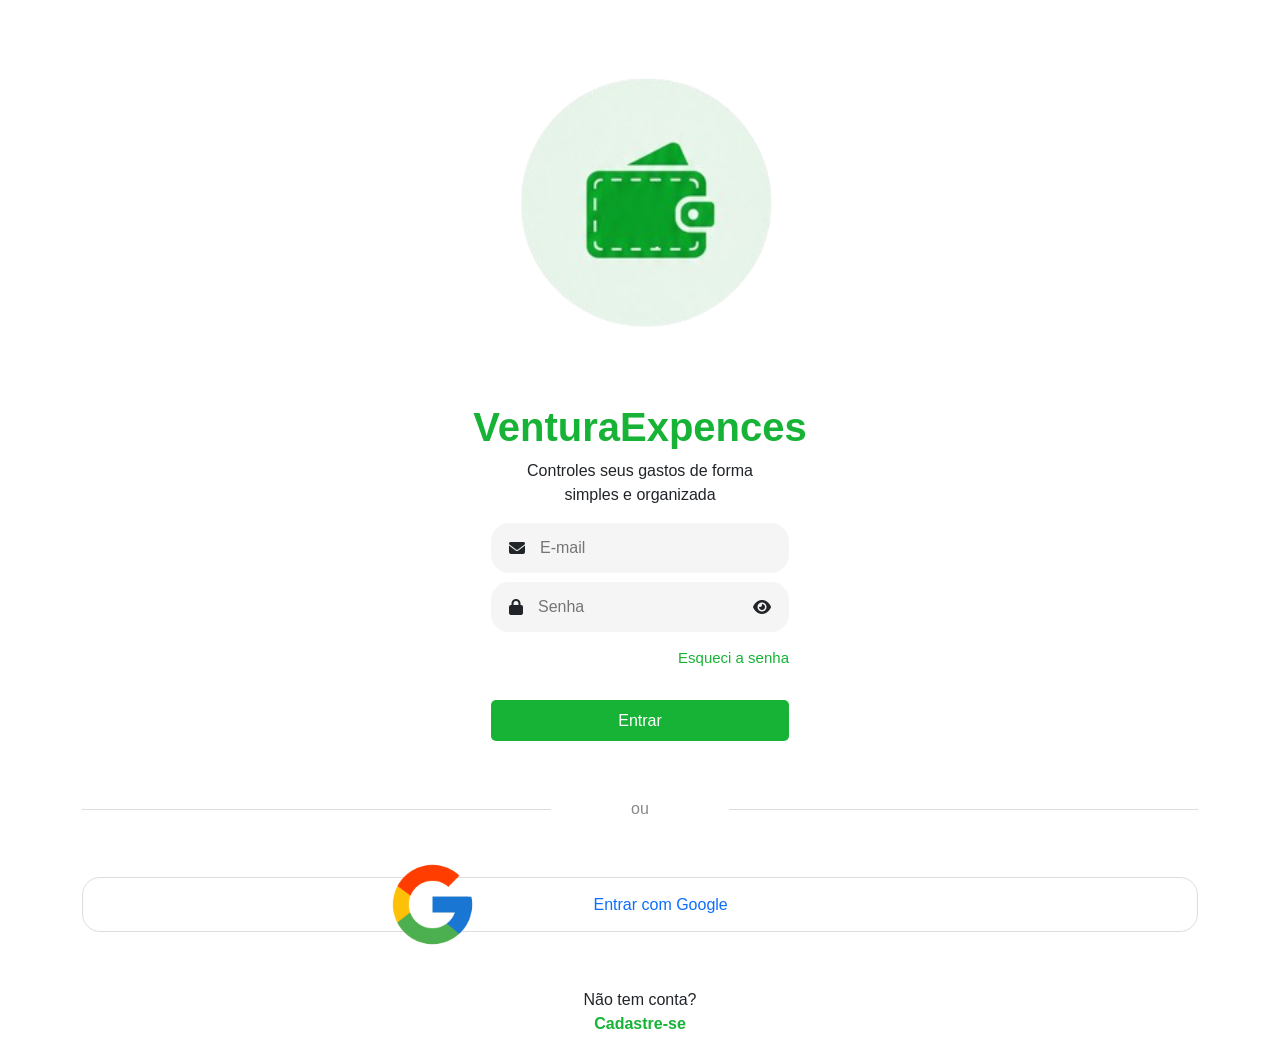
<file: index.html>
<!DOCTYPE html>
<html lang="en">
<head>
    <meta charset="UTF-8">
    <meta name="viewport" content="width=device-width, initial-scale=1.0">
     <link rel="stylesheet"
href="https://cdnjs.cloudflare.com/ajax/libs/font-awesome/6.5.2/css/all.min.css"/>

 <link href="https://cdn.jsdelivr.net/npm/bootstrap@5.3.8/dist/css/bootstrap.min.css" rel="stylesheet" integrity="sha384-sRIl4kxILFvY47J16cr9ZwB07vP4J8+LH7qKQnuqkuIAvNWLzeN8tE5YBujZqJLB" crossorigin="anonymous">
 <link rel="stylesheet" href="css/login.css">
    <title>Ventura Expences</title>
</head>
<body>

    <div class="container">
        <div class="logo">
            <img src="
            img/carteira.png" alt="" srcset="">
        </div>

        <h1 class="text-center">VenturaExpences</h1>
        <p class="text-center" >Controles seus gastos de forma<br>simples e organizada</p>
        <div class="container-form">
            <form action="validaLogin.php"  >
            
           
        <!--COMEÇO DO INPUT EMAIL-->
            <div class="input-box" >

                <i class="fa-solid fa-envelope"></i>

                <input class="input-email" type="email" placeholder="E-mail">

            </div>

      <!--FIM DO INPUT EMAIL-->      
         
            <div class="input-box-password" >

   <i class="fa-solid fa-lock"></i>
                

               
                <input class="input-password" type="password" placeholder="Senha">
<i class="fa-solid fa-eye"></i>

              
            </div>
            <a class="forgot" href="forgotPassword.php">Esqueci a senha</a>

            <input class="btn-submit" type="submit" value="Entrar">

           </form>

          
         
        </div>
         <div class="separator">
            <span>ou</span>

           </div>

           <button class="btn-google"> 
            <a href="http://">
            <img src="img/google-logo.png" alt="" width="10%" srcset="">
            
            
            Entrar com Google
            </a>
           </button>

           <p class="register">
            Não tem conta?<br>
            <a href="#">Cadastre-se</button>
             </p>

     
        

          
          
       
    </div>
    
</body>
</html>
</file>
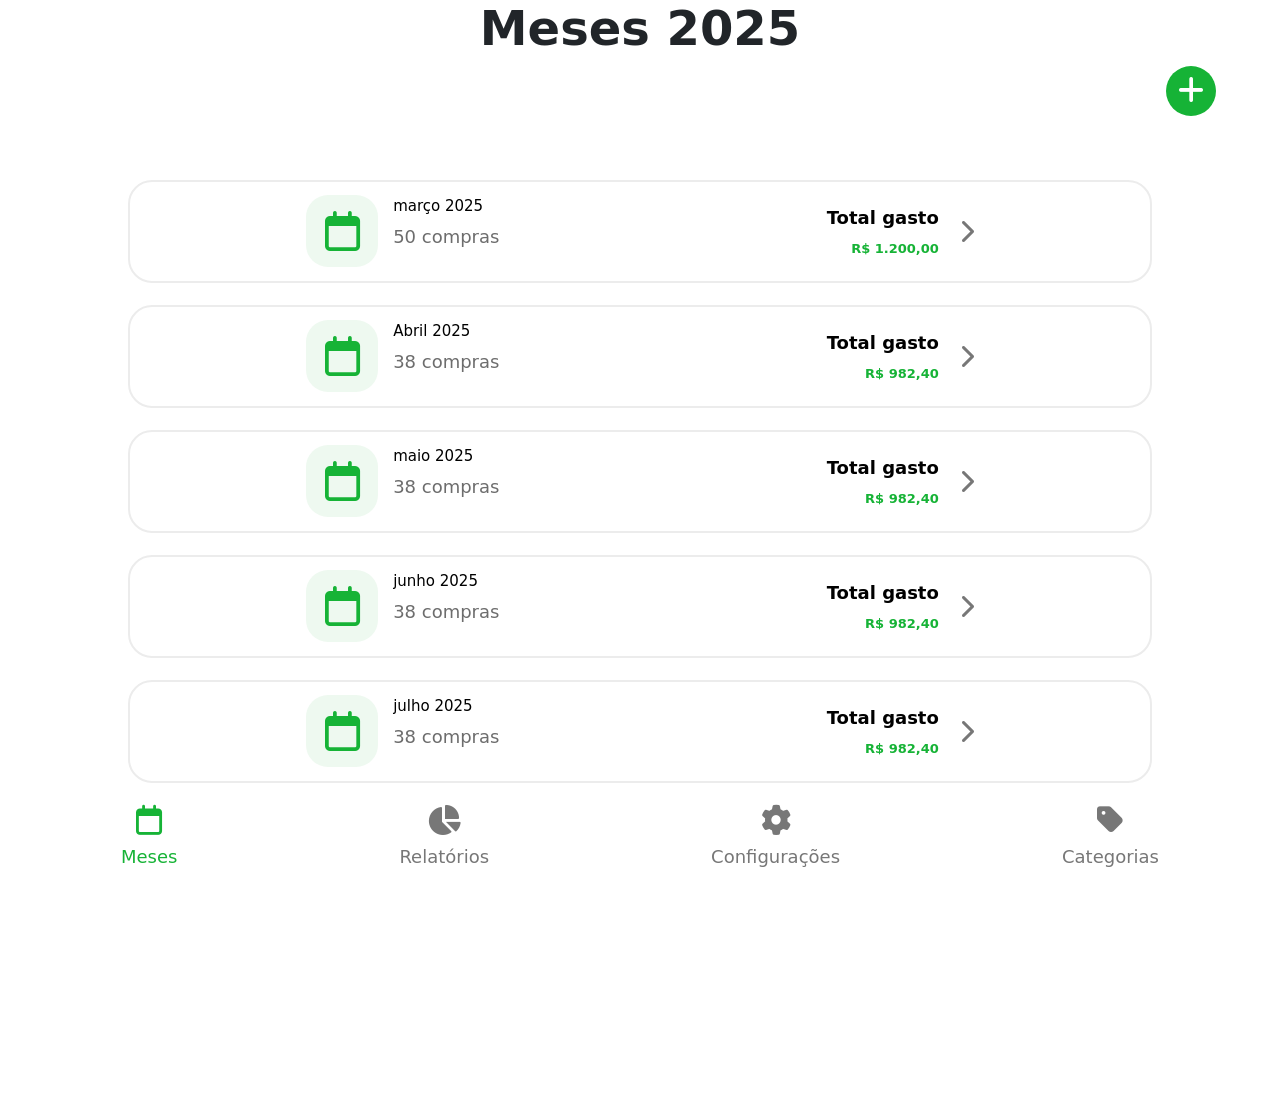
<file: Gastos.html>
<!DOCTYPE html>
<html lang="en">
<head>
    <meta charset="UTF-8">
    <meta name="viewport" content="width=device-width, initial-scale=1.0">
    <link rel="stylesheet"
href="https://cdnjs.cloudflare.com/ajax/libs/font-awesome/6.5.2/css/all.min.css"/>

 <link href="https://cdn.jsdelivr.net/npm/bootstrap@5.3.8/dist/css/bootstrap.min.css" rel="stylesheet" integrity="sha384-sRIl4kxILFvY47J16cr9ZwB07vP4J8+LH7qKQnuqkuIAvNWLzeN8tE5YBujZqJLB" crossorigin="anonymous">
  </head>
<link rel="stylesheet" href="css/gastos.css">
<link rel="stylesheet" href="css/responsive.css">
    <title>Controle financeiro</title>
</head>
<body>
    <div class="topo">
        <h1 class="text-center">Meses 2025</h1>
        <div class="container-button" style="display: flex; justify-content:flex-end ; margin-right: 5%;">
        <button class="button-add ">
             <i class="fa-solid fa-plus"></i>

        </button>
   </div>
 </div>

<!--------CARDS--------->

<!---------CARD 1----->

<div class="months">
<a href="months/marco.html">
<div class="card-mes">
    
    <div class="esquerda">
    <div class="icone">
        <i class="calendar fa-regular fa-calendar"></i>
    </div>
    <div class="info">
        <H2>março 2025</H2>
        <p>50 compras</p>
    </div>
    </div>



    <div style="display:flex; align-items:center;">

        <div class="direita" >
            <span>Total gasto</span>
            <div class="valor">
                R$ 1.200,00
            </div>
        </div>
        
              <i  class="fa-solid fa-chevron-right seta"></i>
        
        
    </div>
    
    </div>
</a>



<!-------CARD 2------->

<div class="card-mes">

    <div class="esquerda">

        <div class="icone">
            <i class="fa-regular fa-calendar"></i>
        </div>

        <div class="info">
            <h2>Abril 2025</h2>
            <p>38 compras</p>
        </div>

    </div>

    <div style="display:flex; align-items:center;">

        <div class="direita">
            <span>Total gasto</span>
            <div class="valor">R$ 982,40</div>
        </div>

        <i class="fa-solid fa-chevron-right seta"></i>

    </div>

</div>


<div class="card-mes">

    <div class="esquerda">

       

        <div class="icone">
            <i class="fa-regular fa-calendar"></i>
        </div>

        <div class="info">
            <h2>maio 2025</h2>
            <p>38 compras</p>
        </div>

    </div>

    <div style="display:flex; align-items:center;">

        <div class="direita">
            <span>Total gasto</span>
            <div class="valor">R$ 982,40</div>
        </div>

        <i class="fa-solid fa-chevron-right seta"></i>

    </div>

</div>




<div class="card-mes">

    <div class="esquerda">

        <div class="icone">
            <i class="fa-regular fa-calendar"></i>
        </div>

        <div class="info">
            <h2>junho 2025</h2>
            <p>38 compras</p>
        </div>

    </div>

    <div style="display:flex; align-items:center;">

        <div class="direita">
            <span>Total gasto</span>
            <div class="valor">R$ 982,40</div>
        </div>

        <i class="fa-solid fa-chevron-right seta"></i>

    </div>

</div>


<div class="card-mes">

    <div class="esquerda">

        <div class="icone">
            <i class="fa-regular fa-calendar"></i>
        </div>

        <div class="info">
            <h2>julho 2025</h2>
            <p>38 compras</p>
        </div>

    </div>

    <div style="display:flex; align-items:center;">

        <div class="direita">
            <span>Total gasto</span>
            <div class="valor">R$ 982,40</div>
        </div>

        <i class="fa-solid fa-chevron-right seta"></i>

    </div>

</div>

</div>




<!------MENU------->

<div class="menu">
    <div class="item-menu ativo">
        <i class="fa-regular fa-calendar"></i>
        <span>Meses</span>
    </div>


 <div class="item-menu">
        <i class="fa-solid fa-chart-pie"></i>
        <span>Relatórios</span>
    </div>

     <div class="item-menu">
        <i class="fa-solid fa-gear"></i>
        <span>Configurações</span>
    </div>

    <div class="item-menu">
        <i class="fa-solid fa-tag"></i>
        <span>Categorias</span>
    </div>

    </div>





    
</body>
</html>
</file>
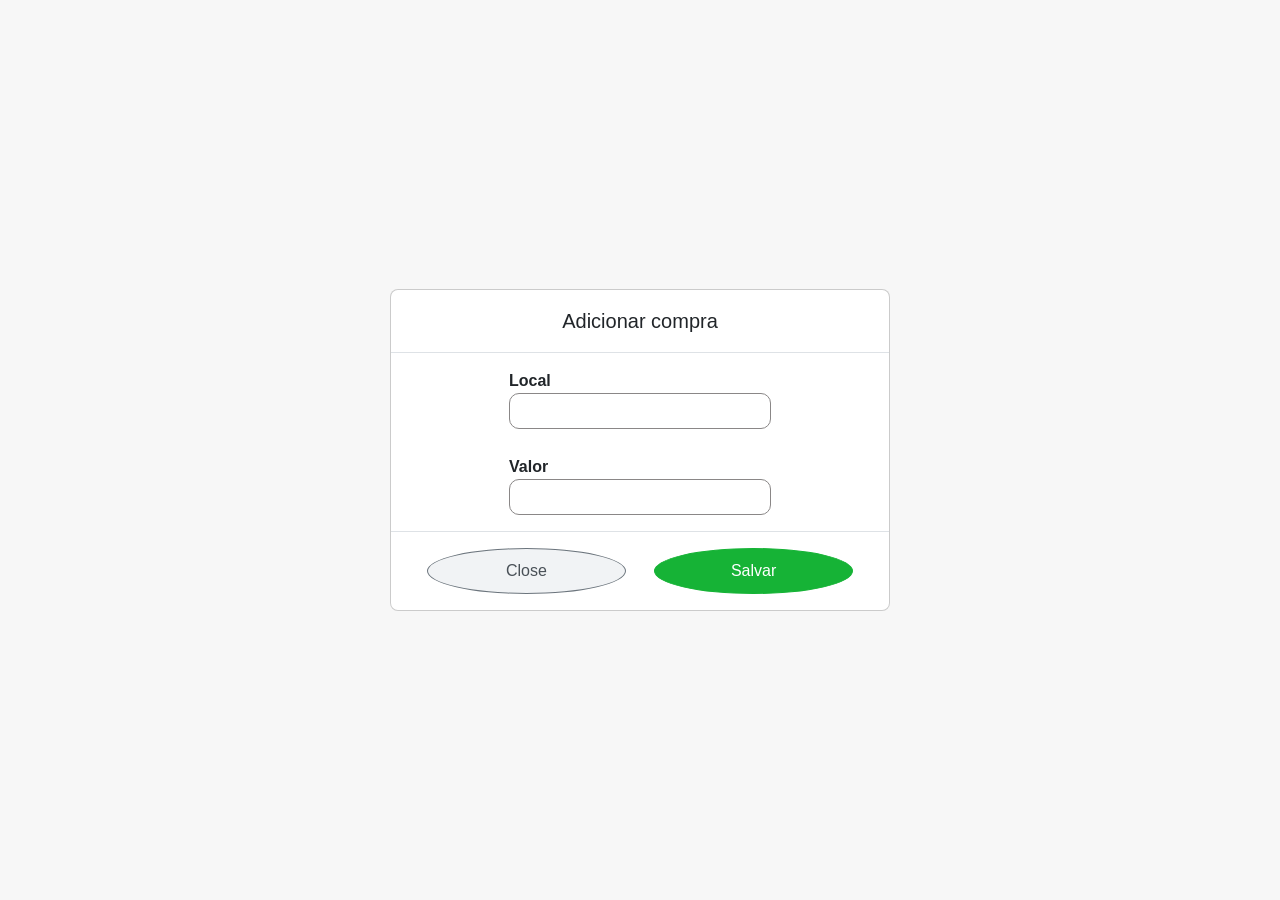
<file: testeModal.html>
<!DOCTYPE html>
<html lang="en">
<head>
    <meta charset="UTF-8">
    <meta name="viewport" content="width=device-width, initial-scale=1.0">
    <link rel="stylesheet"
href="https://cdnjs.cloudflare.com/ajax/libs/font-awesome/6.5.2/css/all.min.css"/>

 <link href="https://cdn.jsdelivr.net/npm/bootstrap@5.3.8/dist/css/bootstrap.min.css" rel="stylesheet" integrity="sha384-sRIl4kxILFvY47J16cr9ZwB07vP4J8+LH7qKQnuqkuIAvNWLzeN8tE5YBujZqJLB" crossorigin="anonymous">
  <script src="https://cdn.jsdelivr.net/npm/bootstrap@5.3.8/dist/js/bootstrap.bundle.min.js" integrity="sha384-FKyoEForCGlyvwx9Hj09JcYn3nv7wiPVlz7YYwJrWVcXK/BmnVDxM+D2scQbITxI" crossorigin="anonymous"></script>
 <link rel="stylesheet" href="../css/marco.css">
 <link rel="stylesheet" href="../css/responsive.css">
    <title>Maio - 2024</title>
</head>

<body>
<div class="modal show" style="display: block;" id="exampleModal" tabindex="-1" aria-labelledby="exampleModalLabel" aria-hidden="true">
  <div class="modal-dialog modal-dialog-centered">
    <div class="modal-content">
      <div class="modal-header">
        <h1 class="modal-title  fs-5"  id="exampleModalLabel">Adicionar compra</h1>
        <button type="button" class="btn-close"  style="display: none;" data-bs-dismiss="modal" aria-label="Close"></button>
      </div>
      <div class="modal-body">
        <form action="registerExpence" method="post" >
            <label for="">Local</label>
            <input type="text" name="Local">
            <label class="label-value" for="" >Valor</label>
            <input type="text" name="valor" >

        </form>
      </div>
      <div class="modal-footer">
        <button type="button" class=" btn btn-secondary btn-cancel" data-bs-dismiss="modal" 
        >Close</button>
        <button type="button" class="btn btn-primary btn-save">Salvar</button>
      </div>
    </div>
  </div>
</div>
</body>
</html>
</file>
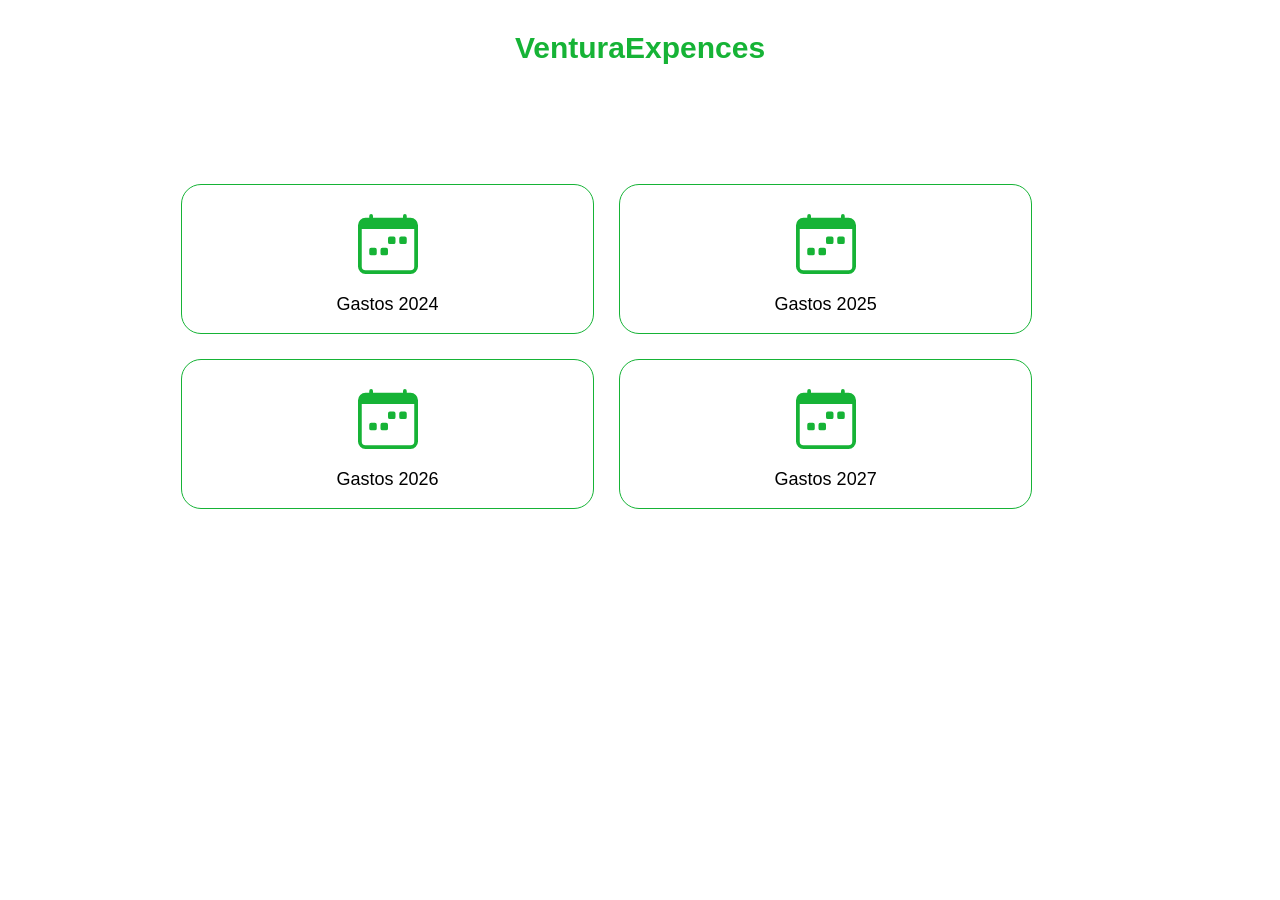
<file: anos/pagina-anos.html>
<!DOCTYPE html>
<html lang="en">
<head>
    <meta charset="UTF-8">
     <meta name="viewport" content="width=device-width, initial-scale=1.0">
        <link rel="stylesheet"
href="https://cdnjs.cloudflare.com/ajax/libs/font-awesome/6.5.2/css/all.min.css"/>

 <link href="https://cdn.jsdelivr.net/npm/bootstrap@5.3.8/dist/css/bootstrap.min.css" rel="stylesheet" integrity="sha384-sRIl4kxILFvY47J16cr9ZwB07vP4J8+LH7qKQnuqkuIAvNWLzeN8tE5YBujZqJLB" crossorigin="anonymous">
<link rel="stylesheet" href="../css/anos.css">
    <title>Gastos-anos</title>
</head>
<body>
    <div class="container">
        
            <div class="title">
                <h1 class="text-center">VenturaExpences</h1>
            </div>

           
    <div class="container-list">

    <div class="list-years">
       
        
     <a href="../expences/Expences2024.html" class="card-year">
            <div class="icone">
            <svg class="svg"  xmlns="http://www.w3.org/2000/svg" width="60" height="60" fill="currentColor" class="bi bi-calendar-week" viewBox="0 0 16 16">
            <path d="M11 6.5a.5.5 0 0 1 .5-.5h1a.5.5 0 0 1 .5.5v1a.5.5 0 0 1-.5.5h-1a.5.5 0 0 1-.5-.5zm-3 0a.5.5 0 0 1 .5-.5h1a.5.5 0 0 1 .5.5v1a.5.5 0 0 1-.5.5h-1a.5.5 0 0 1-.5-.5zm-5 3a.5.5 0 0 1 .5-.5h1a.5.5 0 0 1 .5.5v1a.5.5 0 0 1-.5.5h-1a.5.5 0 0 1-.5-.5zm3 0a.5.5 0 0 1 .5-.5h1a.5.5 0 0 1 .5.5v1a.5.5 0 0 1-.5.5h-1a.5.5 0 0 1-.5-.5z"/>
            <path d="M3.5 0a.5.5 0 0 1 .5.5V1h8V.5a.5.5 0 0 1 1 0V1h1a2 2 0 0 1 2 2v11a2 2 0 0 1-2 2H2a2 2 0 0 1-2-2V3a2 2 0 0 1 2-2h1V.5a.5.5 0 0 1 .5-.5M1 4v10a1 1 0 0 0 1 1h12a1 1 0 0 0 1-1V4z"/>
            </svg>
                
            </div>
            <h2>Gastos 2024</h2>
    </a>
        
    

        <a href="../expences/Expences2025.html" class="card-year">
            <div class="icone">
            <svg class="svg"  xmlns="http://www.w3.org/2000/svg" width="60" height="60" fill="currentColor" class="bi bi-calendar-week" viewBox="0 0 16 16">
            <path d="M11 6.5a.5.5 0 0 1 .5-.5h1a.5.5 0 0 1 .5.5v1a.5.5 0 0 1-.5.5h-1a.5.5 0 0 1-.5-.5zm-3 0a.5.5 0 0 1 .5-.5h1a.5.5 0 0 1 .5.5v1a.5.5 0 0 1-.5.5h-1a.5.5 0 0 1-.5-.5zm-5 3a.5.5 0 0 1 .5-.5h1a.5.5 0 0 1 .5.5v1a.5.5 0 0 1-.5.5h-1a.5.5 0 0 1-.5-.5zm3 0a.5.5 0 0 1 .5-.5h1a.5.5 0 0 1 .5.5v1a.5.5 0 0 1-.5.5h-1a.5.5 0 0 1-.5-.5z"/>
            <path d="M3.5 0a.5.5 0 0 1 .5.5V1h8V.5a.5.5 0 0 1 1 0V1h1a2 2 0 0 1 2 2v11a2 2 0 0 1-2 2H2a2 2 0 0 1-2-2V3a2 2 0 0 1 2-2h1V.5a.5.5 0 0 1 .5-.5M1 4v10a1 1 0 0 0 1 1h12a1 1 0 0 0 1-1V4z"/>
            </svg>
                
            </div>
            <h2>Gastos 2025</h2>
     </a>

        <a href="../expences/Expences2026.html" class="card-year">
            <div class="icone">
            <svg class="svg"  xmlns="http://www.w3.org/2000/svg" width="60" height="60" fill="currentColor" class="bi bi-calendar-week" viewBox="0 0 16 16">
            <path d="M11 6.5a.5.5 0 0 1 .5-.5h1a.5.5 0 0 1 .5.5v1a.5.5 0 0 1-.5.5h-1a.5.5 0 0 1-.5-.5zm-3 0a.5.5 0 0 1 .5-.5h1a.5.5 0 0 1 .5.5v1a.5.5 0 0 1-.5.5h-1a.5.5 0 0 1-.5-.5zm-5 3a.5.5 0 0 1 .5-.5h1a.5.5 0 0 1 .5.5v1a.5.5 0 0 1-.5.5h-1a.5.5 0 0 1-.5-.5zm3 0a.5.5 0 0 1 .5-.5h1a.5.5 0 0 1 .5.5v1a.5.5 0 0 1-.5.5h-1a.5.5 0 0 1-.5-.5z"/>
            <path d="M3.5 0a.5.5 0 0 1 .5.5V1h8V.5a.5.5 0 0 1 1 0V1h1a2 2 0 0 1 2 2v11a2 2 0 0 1-2 2H2a2 2 0 0 1-2-2V3a2 2 0 0 1 2-2h1V.5a.5.5 0 0 1 .5-.5M1 4v10a1 1 0 0 0 1 1h12a1 1 0 0 0 1-1V4z"/>
            </svg>
                
            </div>
            <h2>Gastos 2026</h2>
        </a>
            <a href="../expences/Expences2027.html" class="card-year">
            <div class="icone">
            <svg class="svg"  xmlns="http://www.w3.org/2000/svg" width="60" height="60" fill="currentColor" class="bi bi-calendar-week" viewBox="0 0 16 16">
            <path d="M11 6.5a.5.5 0 0 1 .5-.5h1a.5.5 0 0 1 .5.5v1a.5.5 0 0 1-.5.5h-1a.5.5 0 0 1-.5-.5zm-3 0a.5.5 0 0 1 .5-.5h1a.5.5 0 0 1 .5.5v1a.5.5 0 0 1-.5.5h-1a.5.5 0 0 1-.5-.5zm-5 3a.5.5 0 0 1 .5-.5h1a.5.5 0 0 1 .5.5v1a.5.5 0 0 1-.5.5h-1a.5.5 0 0 1-.5-.5zm3 0a.5.5 0 0 1 .5-.5h1a.5.5 0 0 1 .5.5v1a.5.5 0 0 1-.5.5h-1a.5.5 0 0 1-.5-.5z"/>
            <path d="M3.5 0a.5.5 0 0 1 .5.5V1h8V.5a.5.5 0 0 1 1 0V1h1a2 2 0 0 1 2 2v11a2 2 0 0 1-2 2H2a2 2 0 0 1-2-2V3a2 2 0 0 1 2-2h1V.5a.5.5 0 0 1 .5-.5M1 4v10a1 1 0 0 0 1 1h12a1 1 0 0 0 1-1V4z"/>
            </svg>
                
            </div>
            <h2>Gastos 2027</h2>
         </a>

        
    </div>
  </div>
 </div>
</body>
</html>
</file>
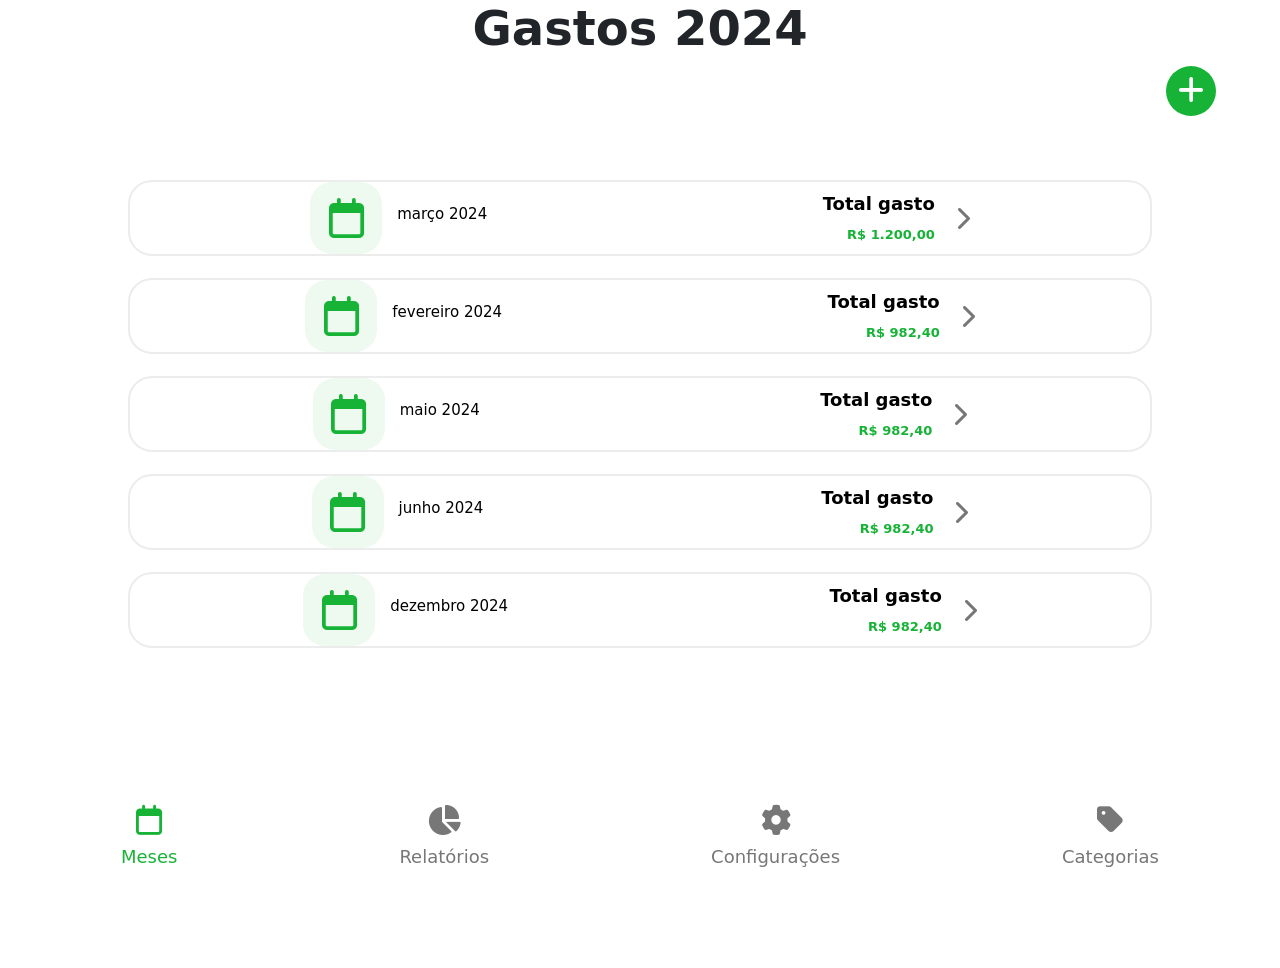
<file: expences/Expences2024.html>
<!DOCTYPE html>
<html lang="en">
<head>
    <meta charset="UTF-8">
    <meta name="viewport" content="width=device-width, initial-scale=1.0">
    <link rel="stylesheet"
href="https://cdnjs.cloudflare.com/ajax/libs/font-awesome/6.5.2/css/all.min.css"/>

 <link href="https://cdn.jsdelivr.net/npm/bootstrap@5.3.8/dist/css/bootstrap.min.css" rel="stylesheet" integrity="sha384-sRIl4kxILFvY47J16cr9ZwB07vP4J8+LH7qKQnuqkuIAvNWLzeN8tE5YBujZqJLB" crossorigin="anonymous">
  </head>
<link rel="stylesheet" href="../css/gastos.css">
<link rel="stylesheet" href="../css/responsive.css">
    <title>Controle financeiro</title>
</head>
<body>
    <div class="topo">
        <h1 class="text-center">Gastos 2024</h1>
        <div class="container-button" style="display: flex; justify-content:flex-end ; margin-right: 5%;">
        <button class="button-add ">
             <i class="fa-solid fa-plus"></i>

        </button>
   </div>
 </div>

<!--------CARDS--------->

<!---------CARD 1----->


 
<div class="months">
<a href="months/marco.html">
<div class="card-mes">
    
    <div class="esquerda">
    <div class="icone">
        <i class="calendar fa-regular fa-calendar"></i>
    </div>
    <div class="info">
        <h2>março 2024</h2>
        
    </div>
    </div>



    <div style="display:flex; align-items:center;">

        <div class="direita" >
            <span>Total gasto</span>
            <div class="valor">
                R$ 1.200,00
            </div>
        </div>
        
              <i  class="fa-solid fa-chevron-right seta"></i>
        
        
    </div>
    
    </div>
</a>



<!-------CARD 2------->

<div class="card-mes">

    <div class="esquerda">

        <div class="icone">
            <i class="fa-regular fa-calendar"></i>
        </div>

        <div class="info">
            <h2>fevereiro 2024</h2>
           
        </div>

    </div>

    <div style="display:flex; align-items:center;">

        <div class="direita">
            <span>Total gasto</span>
            <div class="valor">R$ 982,40</div>
        </div>

        <i class="fa-solid fa-chevron-right seta"></i>

    </div>

</div>


<div class="card-mes">

    <div class="esquerda">

       

        <div class="icone">
            <i class="fa-regular fa-calendar"></i>
        </div>

        <div class="info">
            <h2>maio 2024</h2>
           
        </div>

    </div>

    <div style="display:flex; align-items:center;">

        <div class="direita">
            <span>Total gasto</span>
            <div class="valor">R$ 982,40</div>
        </div>

        <i class="fa-solid fa-chevron-right seta"></i>

    </div>

</div>




<div class="card-mes">

    <div class="esquerda">

        <div class="icone">
            <i class="fa-regular fa-calendar"></i>
        </div>

        <div class="info">
            <h2>junho 2024</h2>
           
        </div>

    </div>

    <div style="display:flex; align-items:center;">

        <div class="direita">
            <span>Total gasto</span>
            <div class="valor">R$ 982,40</div>
        </div>

        <i class="fa-solid fa-chevron-right seta"></i>

    </div>

</div>


<div class="card-mes">

    <div class="esquerda">

        <div class="icone">
            <i class="fa-regular fa-calendar"></i>
        </div>

        <div class="info">
            <h2>dezembro 2024</h2>
           
        </div>

    </div>

    <div style="display:flex; align-items:center;">

        <div class="direita">
            <span>Total gasto</span>
            <div class="valor">R$ 982,40</div>
        </div>

        <i class="fa-solid fa-chevron-right seta"></i>

    </div>

</div>



</div>




<!------MENU------->

<div class="menu">
    <div class="item-menu ativo">
        <i class="fa-regular fa-calendar"></i>
        <span>Meses</span>
    </div>


 <div class="item-menu">
        <i class="fa-solid fa-chart-pie"></i>
        <span>Relatórios</span>
    </div>

     <div class="item-menu">
        <i class="fa-solid fa-gear"></i>
        <span>Configurações</span>
    </div>

    <div class="item-menu">
        <i class="fa-solid fa-tag"></i>
        <span>Categorias</span>
    </div>

    </div>





    
</body>
</html>
</file>
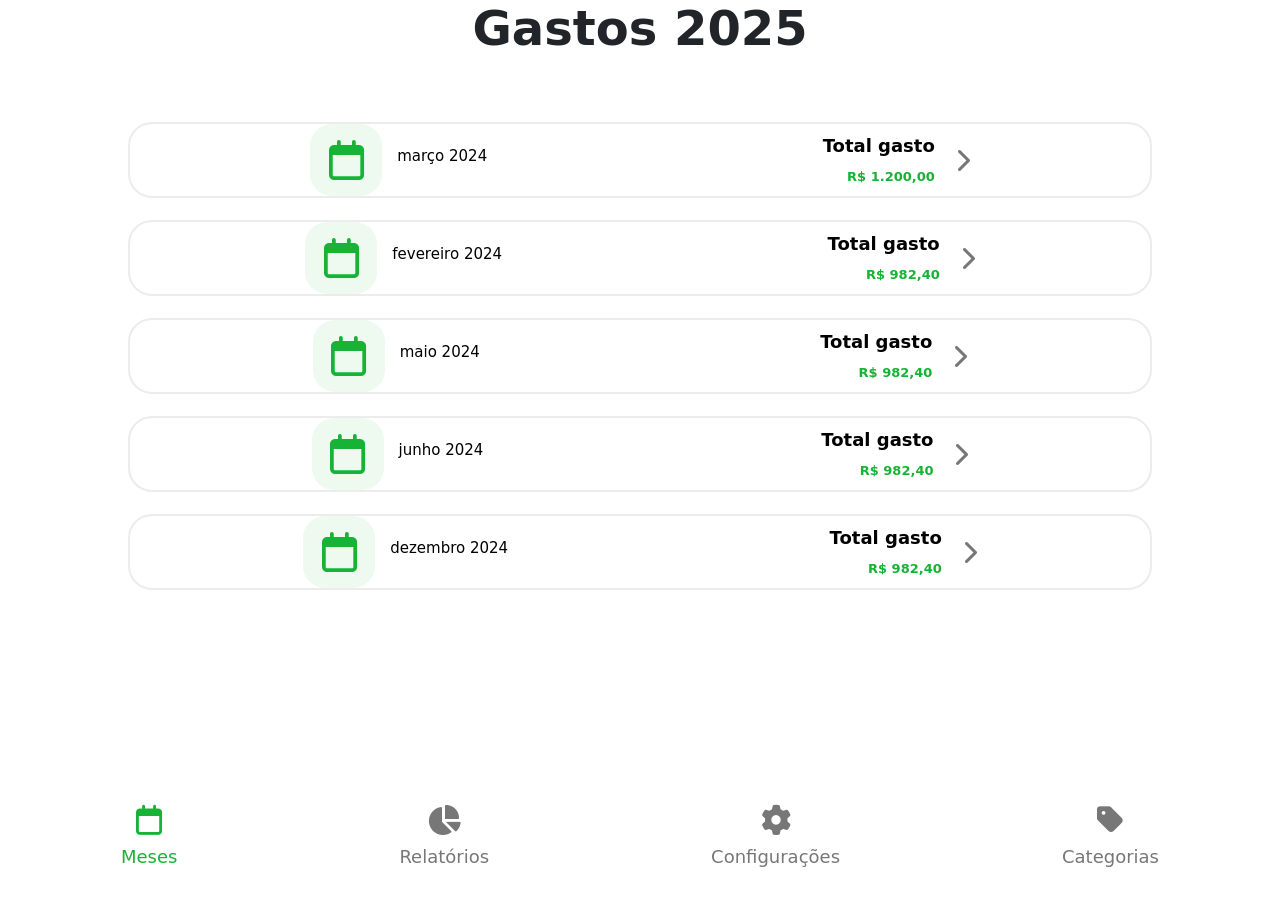
<file: expences/Expences2025.html>
<!DOCTYPE html>
<html lang="en">
<head>
    <meta charset="UTF-8">
    <meta name="viewport" content="width=device-width, initial-scale=1.0">
    <link rel="stylesheet"
href="https://cdnjs.cloudflare.com/ajax/libs/font-awesome/6.5.2/css/all.min.css"/>

 <link href="https://cdn.jsdelivr.net/npm/bootstrap@5.3.8/dist/css/bootstrap.min.css" rel="stylesheet" integrity="sha384-sRIl4kxILFvY47J16cr9ZwB07vP4J8+LH7qKQnuqkuIAvNWLzeN8tE5YBujZqJLB" crossorigin="anonymous">
  </head>
<link rel="stylesheet" href="../css/gastos.css">
<link rel="stylesheet" href="../css/responsive.css">
    <title>Controle financeiro</title>
</head>
<body>
    <div class="topo">
        <h1 class="text-center">Gastos 2025</h1>
       
 </div>

<!--------CARDS--------->

<!---------CARD 1----->


 
<div class="months">
<a href="../months/marco.html">
<div class="card-mes">
    
    <div class="esquerda">
    <div class="icone">
        <i class="calendar fa-regular fa-calendar"></i>
    </div>
    <div class="info">
        <h2>março 2024</h2>
        
    </div>
    </div>



    <div style="display:flex; align-items:center;">

        <div class="direita" >
            <span>Total gasto</span>
            <div class="valor">
                R$ 1.200,00
            </div>
        </div>
        
              <i  class="fa-solid fa-chevron-right seta"></i>
        
        
    </div>
    
    </div>
</a>



<!-------CARD 2------->

<div class="card-mes">

    <div class="esquerda">

        <div class="icone">
            <i class="fa-regular fa-calendar"></i>
        </div>

        <div class="info">
            <h2>fevereiro 2024</h2>
           
        </div>

    </div>

    <div style="display:flex; align-items:center;">

        <div class="direita">
            <span>Total gasto</span>
            <div class="valor">R$ 982,40</div>
        </div>

        <i class="fa-solid fa-chevron-right seta"></i>

    </div>

</div>

<!-----CARD 3----->
<div class="card-mes">

    <div class="esquerda">

       

        <div class="icone">
            <i class="fa-regular fa-calendar"></i>
        </div>

        <div class="info">
            <h2>maio 2024</h2>
           
        </div>

    </div>

    <div style="display:flex; align-items:center;">

        <div class="direita">
            <span>Total gasto</span>
            <div class="valor">R$ 982,40</div>
        </div>

        <i class="fa-solid fa-chevron-right seta"></i>

    </div>

</div>




<div class="card-mes">

    <div class="esquerda">

        <div class="icone">
            <i class="fa-regular fa-calendar"></i>
        </div>

        <div class="info">
            <h2>junho 2024</h2>
           
        </div>

    </div>

    <div style="display:flex; align-items:center;">

        <div class="direita">
            <span>Total gasto</span>
            <div class="valor">R$ 982,40</div>
        </div>

        <i class="fa-solid fa-chevron-right seta"></i>

    </div>

</div>


<div class="card-mes">

    <div class="esquerda">

        <div class="icone">
            <i class="fa-regular fa-calendar"></i>
        </div>

        <div class="info">
            <h2>dezembro 2024</h2>
           
        </div>

    </div>

    <div style="display:flex; align-items:center;">

        <div class="direita">
            <span>Total gasto</span>
            <div class="valor">R$ 982,40</div>
        </div>

        <i class="fa-solid fa-chevron-right seta"></i>

    </div>

</div>



</div>




<!------MENU------->

<div class="menu">
    <div class="item-menu ativo">
        <i class="fa-regular fa-calendar"></i>
        <span>Meses</span>
    </div>


 <div class="item-menu">
        <i class="fa-solid fa-chart-pie"></i>
        <span>Relatórios</span>
    </div>

     <div class="item-menu">
        <i class="fa-solid fa-gear"></i>
        <span>Configurações</span>
    </div>

    <div class="item-menu">
        <i class="fa-solid fa-tag"></i>
        <span>Categorias</span>
    </div>

    </div>





    
</body>
</html>
</file>
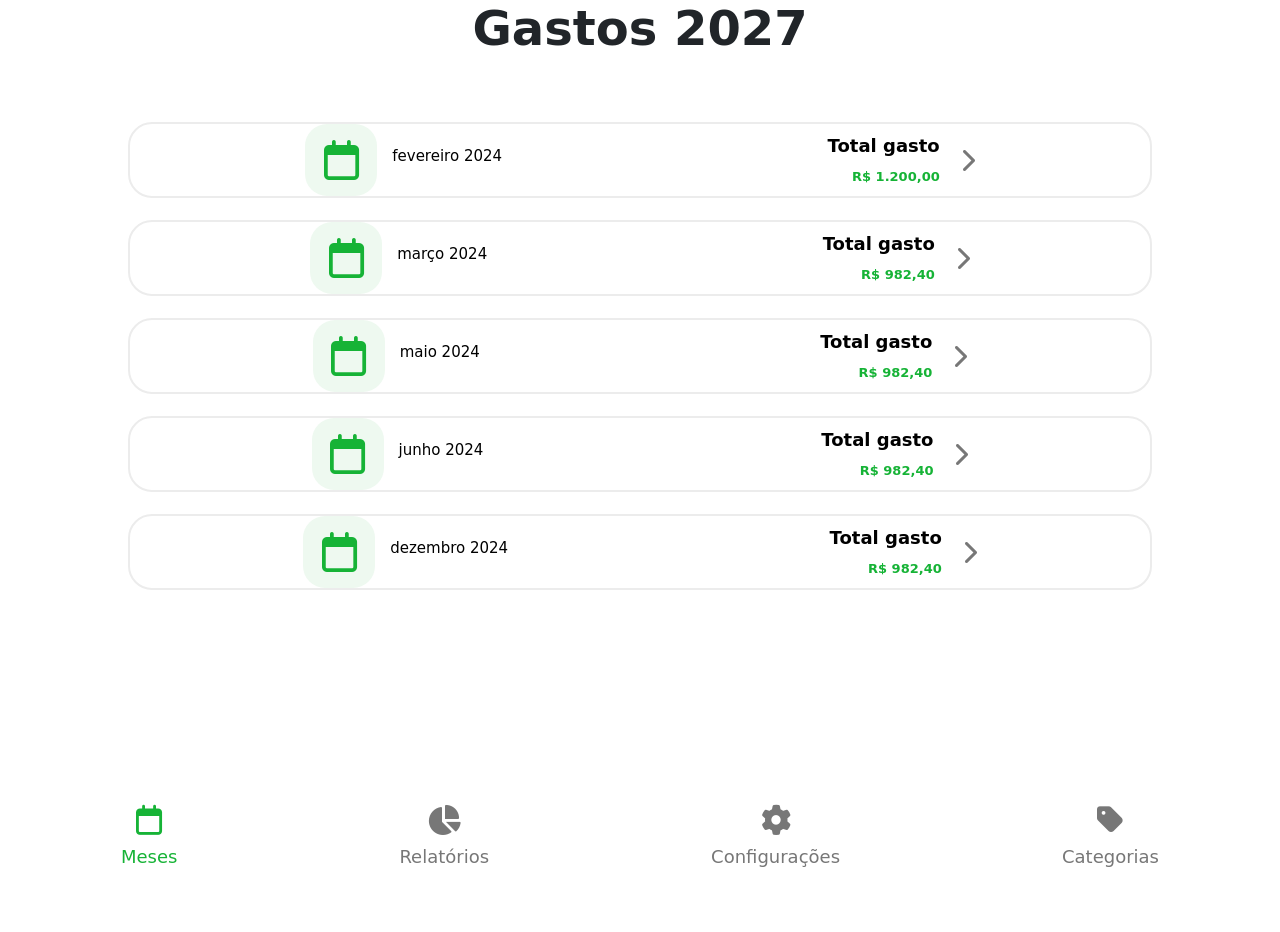
<file: expences/Expences2027.html>
<!DOCTYPE html>
<html lang="en">
<head>
    <meta charset="UTF-8">
    <meta name="viewport" content="width=device-width, initial-scale=1.0">
    <link rel="stylesheet"
href="https://cdnjs.cloudflare.com/ajax/libs/font-awesome/6.5.2/css/all.min.css"/>

 <link href="https://cdn.jsdelivr.net/npm/bootstrap@5.3.8/dist/css/bootstrap.min.css" rel="stylesheet" integrity="sha384-sRIl4kxILFvY47J16cr9ZwB07vP4J8+LH7qKQnuqkuIAvNWLzeN8tE5YBujZqJLB" crossorigin="anonymous">
  </head>
<link rel="stylesheet" href="../css/gastos.css">
<link rel="stylesheet" href="../css/responsive.css">
    <title>Controle financeiro</title>
</head>
<body>
    <div class="topo">
        <h1 class="text-center">Gastos 2027</h1>
       
 </div>

<!--------CARDS--------->

<!---------CARD 1----->


 
<div class="months">
<a href="../months/fevereiro.html">
<div class="card-mes">
    
    <div class="esquerda">
    <div class="icone">
        <i class="calendar fa-regular fa-calendar"></i>
    </div>
    <div class="info">
        <h2>fevereiro 2024</h2>
        
    </div>
    </div>



    <div style="display:flex; align-items:center;">

        <div class="direita" >
            <span>Total gasto</span>
            <div class="valor">
                R$ 1.200,00
            </div>
        </div>
        
              <i  class="fa-solid fa-chevron-right seta"></i>
        
        
    </div>
    
    </div>
</a>



<!-------CARD 2------->
<a href="../months/marco.html">
<div class="card-mes">

    <div class="esquerda">

        <div class="icone">
            <i class="fa-regular fa-calendar"></i>
        </div>

        <div class="info">
            <h2> março 2024</h2>
           
        </div>

    </div>

    <div style="display:flex; align-items:center;">

        <div class="direita">
            <span>Total gasto</span>
            <div class="valor">R$ 982,40</div>
        </div>

        <i class="fa-solid fa-chevron-right seta"></i>

    </div>

</div>
</a>

<!-----CARD 3----->

<a href="../months/maio.html">
<div class="card-mes">

    <div class="esquerda">

       

        <div class="icone">
            <i class="fa-regular fa-calendar"></i>
        </div>

        <div class="info">
            <h2>maio 2024</h2>
           
        </div>

    </div>

    <div style="display:flex; align-items:center;">

        <div class="direita">
            <span>Total gasto</span>
            <div class="valor">R$ 982,40</div>
        </div>

        <i class="fa-solid fa-chevron-right seta"></i>

    </div>

</div>
</a>



<a href="../months/junho.html">
<div class="card-mes">

    <div class="esquerda">

        <div class="icone">
            <i class="fa-regular fa-calendar"></i>
        </div>

        <div class="info">
            <h2>junho 2024</h2>
           
        </div>

    </div>

    <div style="display:flex; align-items:center;">

        <div class="direita">
            <span>Total gasto</span>
            <div class="valor">R$ 982,40</div>
        </div>

        <i class="fa-solid fa-chevron-right seta"></i>

    </div>

</div>

</a>

<a href="../months/dezembro.html">
<div class="card-mes">

    <div class="esquerda">

        <div class="icone">
            <i class="fa-regular fa-calendar"></i>
        </div>

        <div class="info">
            <h2>dezembro 2024</h2>
           
        </div>

    </div>

    <div style="display:flex; align-items:center;">

        <div class="direita">
            <span>Total gasto</span>
            <div class="valor">R$ 982,40</div>
        </div>

        <i class="fa-solid fa-chevron-right seta"></i>

    </div>

</div>

</a>



</div>




<!------MENU------->

<div class="menu">
    <div class="item-menu ativo">
        <i class="fa-regular fa-calendar"></i>
        <span>Meses</span>
    </div>


 <div class="item-menu">
        <i class="fa-solid fa-chart-pie"></i>
        <span>Relatórios</span>
    </div>

     <div class="item-menu">
        <i class="fa-solid fa-gear"></i>
        <span>Configurações</span>
    </div>

    <div class="item-menu">
        <i class="fa-solid fa-tag"></i>
        <span>Categorias</span>
    </div>

    </div>





    
</body>
</html>
</file>
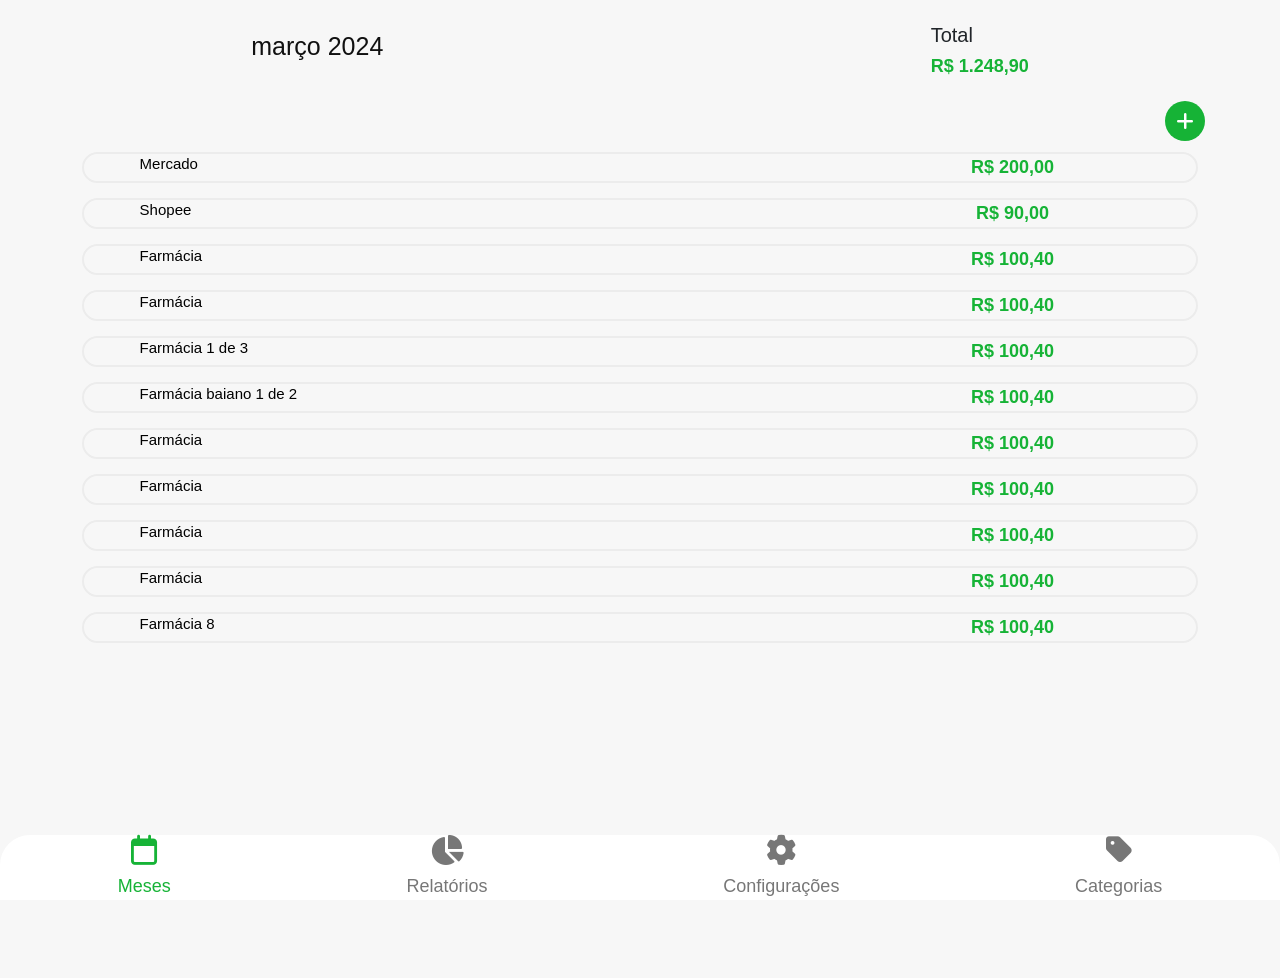
<file: months/dezembro.html>
<!DOCTYPE html>
<html lang="en">
<head>
    <meta charset="UTF-8">
    <meta name="viewport" content="width=device-width, initial-scale=1.0">
    <link rel="stylesheet"
href="https://cdnjs.cloudflare.com/ajax/libs/font-awesome/6.5.2/css/all.min.css"/>

 <link href="https://cdn.jsdelivr.net/npm/bootstrap@5.3.8/dist/css/bootstrap.min.css" rel="stylesheet" integrity="sha384-sRIl4kxILFvY47J16cr9ZwB07vP4J8+LH7qKQnuqkuIAvNWLzeN8tE5YBujZqJLB" crossorigin="anonymous">
  <script src="https://cdn.jsdelivr.net/npm/bootstrap@5.3.8/dist/js/bootstrap.bundle.min.js" integrity="sha384-FKyoEForCGlyvwx9Hj09JcYn3nv7wiPVlz7YYwJrWVcXK/BmnVDxM+D2scQbITxI" crossorigin="anonymous"></script>
 <link rel="stylesheet" href="../css/mes.css">
 <link rel="stylesheet" href="../css/responsive.css">
    <title>Maio - 2024</title>
</head>
<body>

    <div class="card-topo">

    <h1>março 2024</h1>

    <div class="total">
        <span>Total</span><br>
       <span class="value">R$ 1.248,90</span> 
    </div>

</div>


<!--BOTÃO MODAL-->
<div class="btn ">
    <button class="btn-add " data-bs-toggle="modal" data-bs-target="#exampleModal">
    <i class="fa-solid fa-plus"></i>
    </button>

</div>

<!-----------COMEÇO MODAL------------>

<div class="modal fade" id="exampleModal" tabindex="-1" aria-labelledby="exampleModalLabel" aria-hidden="true">
  <div class="modal-dialog modal-dialog-centered">
    <div class="modal-content">
      <div class="modal-header">
        <h1 class="modal-title  fs-5"  id="exampleModalLabel">Adicionar compra</h1>
        <button type="button" class="btn-close"  style="display: none;" data-bs-dismiss="modal" aria-label="Close"></button>
      </div>
      <div class="modal-body">
        <form action="registerExpence" method="post" >
            <label for="">Local</label>
            <input type="text" name="Local">
            <label class="label-value" for="" >Valor</label>
            <input type="text" name="valor" >

        </form>
      </div>
      <div class="modal-footer">
        <button type="button" class=" btn btn-secondary btn-cancel" data-bs-dismiss="modal" >
            Cancelar
        </button>
        <button type="button" class="btn btn-primary btn-save">Salvar</button>
      </div>
    </div>
  </div>
</div>

<!------------FIM MODAL-------->


<div class="container">

<div class="card-mes">

    <div class="esquerda">

       

      

        <div class="info">
            <h2>Mercado</h2>
        
        </div>

    </div>

    
      
        <div class="direita">
           
            <div class="valor" >R$ 200,00</div>

            </div>
        </div>


        

    






<div class="card-mes">

    <div class="esquerda">

      

        <div class="info">
            <h2>Shopee</h2>
            
        </div>

    </div>

   

        <div class="direita">
        
            <div class="valor">R$ 90,00</div>
        </div>

       

    

</div>


<div class="card-mes">

    <div class="esquerda">

      

        <div class="info">
            <h2>Farmácia</h2>
            
        </div>

    </div>

   

        <div class="direita">
          
            <div class="valor">R$ 100,40</div>
        </div>

      </div>
<div class="card-mes">

    <div class="esquerda">

      

        <div class="info">
            <h2>Farmácia</h2>
            
        </div>

    </div>

   

        <div class="direita">
          
            <div class="valor">R$ 100,40</div>
        </div>

      

    

</div>
<div class="card-mes">

    <div class="esquerda">

      

        <div class="info">
            <h2>Farmácia 1 de 3 </h2>
            
        </div>

    </div>

   

        <div class="direita">
          
            <div class="valor">R$ 100,40</div>
        </div>

      

    

</div>

<div class="card-mes">

    <div class="esquerda">

      

        <div class="info">
            <h2>Farmácia baiano 1 de 2</h2>
            
        </div>

    </div>

   

        <div class="direita">
          
            <div class="valor">R$ 100,40</div>
        </div>

      

    

</div>
<div class="card-mes">

    <div class="esquerda">

      

        <div class="info">
            <h2>Farmácia</h2>
            
        </div>

    </div>

   

        <div class="direita">
          
            <div class="valor">R$ 100,40</div>
        </div>

      

    

</div>
<div class="card-mes">

    <div class="esquerda">

      

        <div class="info">
            <h2>Farmácia</h2>
            
        </div>

    </div>

   

        <div class="direita">
          
            <div class="valor">R$ 100,40</div>
        </div>

      

    

</div>
<div class="card-mes">

    <div class="esquerda">

      

        <div class="info">
            <h2>Farmácia</h2>
            
        </div>

    </div>

   

        <div class="direita">
          
            <div class="valor">R$ 100,40</div>
        </div>

      

    

</div>
<div class="card-mes">

    <div class="esquerda">

      

        <div class="info">
            <h2>Farmácia</h2>
            
        </div>

    </div>

   

        <div class="direita">
          
            <div class="valor">R$ 100,40</div>
        </div>

      

    

</div>
<div class="card-mes">

    <div class="esquerda">

      

        <div class="info">
            <h2>Farmácia 8</h2>
            
        </div>

    </div>

   

        <div class="direita">
          
            <div class="valor">R$ 100,40</div>
        </div>

      

    

</div>









<!------MENU------->

<div class="menu">
    <div class="item-menu ativo">
        <i class="fa-regular fa-calendar"></i>
        <span>Meses</span>
    </div>


 <div class="item-menu">
        <i class="fa-solid fa-chart-pie"></i>
        <span>Relatórios</span>
    </div>

     <div class="item-menu">
        <i class="fa-solid fa-gear"></i>
        <span>Configurações</span>
    </div>

    <div class="item-menu">
        <i class="fa-solid fa-tag"></i>
        <span>Categorias</span>
    </div>

    </div>



    
</body>
</html>
</file>
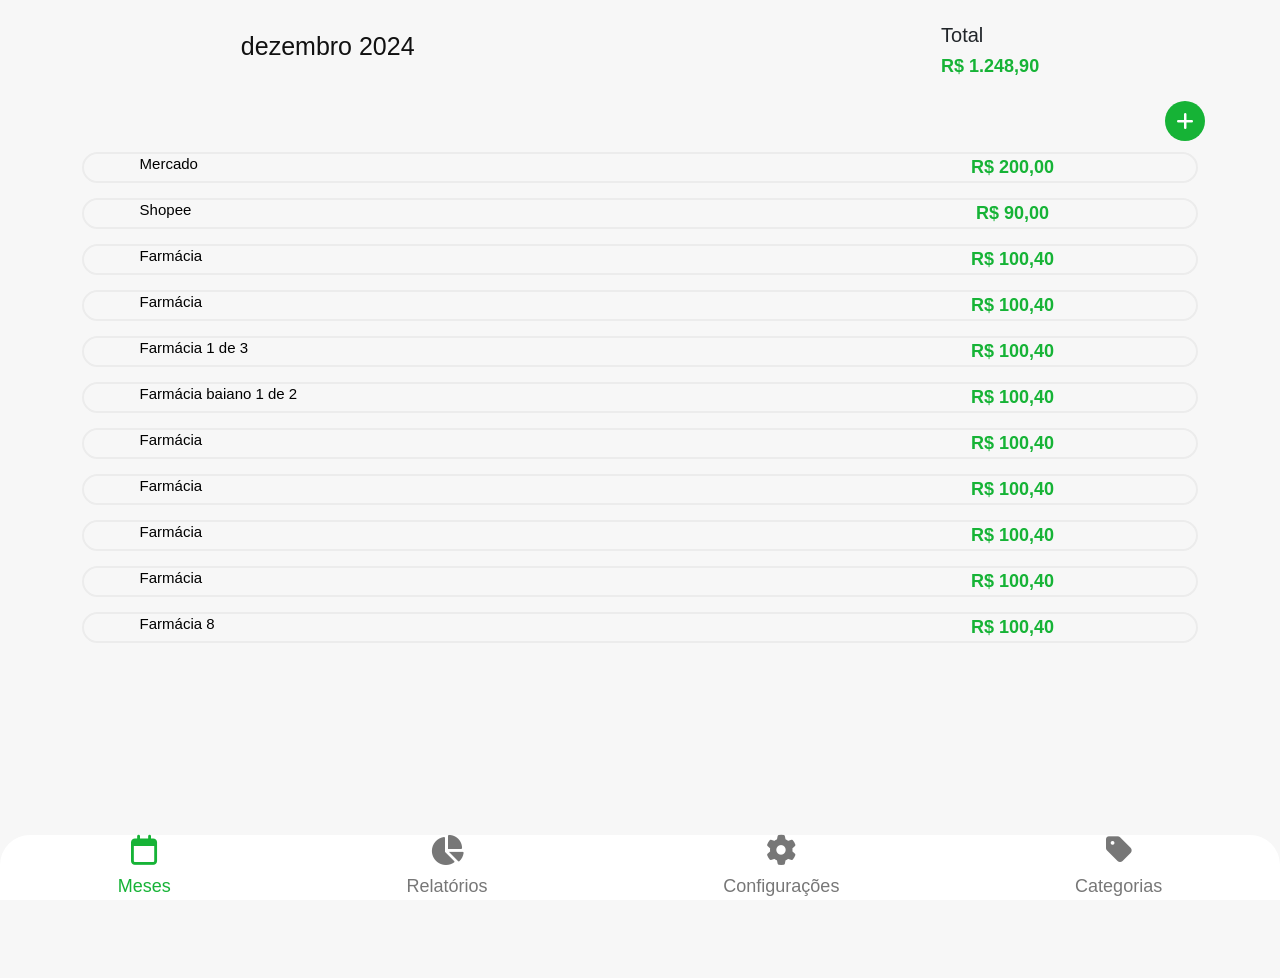
<file: months/fevereiro.html>
<!DOCTYPE html>
<html lang="en">
<head>
    <meta charset="UTF-8">
    <meta name="viewport" content="width=device-width, initial-scale=1.0">
    <link rel="stylesheet"
href="https://cdnjs.cloudflare.com/ajax/libs/font-awesome/6.5.2/css/all.min.css"/>

 <link href="https://cdn.jsdelivr.net/npm/bootstrap@5.3.8/dist/css/bootstrap.min.css" rel="stylesheet" integrity="sha384-sRIl4kxILFvY47J16cr9ZwB07vP4J8+LH7qKQnuqkuIAvNWLzeN8tE5YBujZqJLB" crossorigin="anonymous">
  <script src="https://cdn.jsdelivr.net/npm/bootstrap@5.3.8/dist/js/bootstrap.bundle.min.js" integrity="sha384-FKyoEForCGlyvwx9Hj09JcYn3nv7wiPVlz7YYwJrWVcXK/BmnVDxM+D2scQbITxI" crossorigin="anonymous"></script>
 <link rel="stylesheet" href="../css/mes.css">
 <link rel="stylesheet" href="../css/responsive.css">
    <title>Maio - 2024</title>
</head>
<body>

    <div class="card-topo">

    <h1>dezembro 2024</h1>

    <div class="total">
        <span>Total</span><br>
       <span class="value">R$ 1.248,90</span> 
    </div>

</div>


<!--BOTÃO MODAL-->
<div class="btn ">
    <button class="btn-add " data-bs-toggle="modal" data-bs-target="#exampleModal">
    <i class="fa-solid fa-plus"></i>
    </button>

</div>

<!-----------COMEÇO MODAL------------>

<div class="modal fade" id="exampleModal" tabindex="-1" aria-labelledby="exampleModalLabel" aria-hidden="true">
  <div class="modal-dialog modal-dialog-centered">
    <div class="modal-content">
      <div class="modal-header">
        <h1 class="modal-title  fs-5"  id="exampleModalLabel">Adicionar compra</h1>
        <button type="button" class="btn-close"  style="display: none;" data-bs-dismiss="modal" aria-label="Close"></button>
      </div>
      <div class="modal-body">
        <form action="registerExpence" method="post" >
            <label for="">Local</label>
            <input type="text" name="Local">
            <label class="label-value" for="" >Valor</label>
            <input type="text" name="valor" >

        </form>
      </div>
      <div class="modal-footer">
        <button type="button" class=" btn btn-secondary btn-cancel" data-bs-dismiss="modal" >
            Cancelar
        </button>
        <button type="button" class="btn btn-primary btn-save">Salvar</button>
      </div>
    </div>
  </div>
</div>

<!------------FIM MODAL-------->


<div class="container">

<div class="card-mes">

    <div class="esquerda">

       

      

        <div class="info">
            <h2>Mercado</h2>
        
        </div>

    </div>

    
      
        <div class="direita">
           
            <div class="valor" >R$ 200,00</div>

            </div>
        </div>


        

    






<div class="card-mes">

    <div class="esquerda">

      

        <div class="info">
            <h2>Shopee</h2>
            
        </div>

    </div>

   

        <div class="direita">
        
            <div class="valor">R$ 90,00</div>
        </div>

       

    

</div>


<div class="card-mes">

    <div class="esquerda">

      

        <div class="info">
            <h2>Farmácia</h2>
            
        </div>

    </div>

   

        <div class="direita">
          
            <div class="valor">R$ 100,40</div>
        </div>

      </div>
<div class="card-mes">

    <div class="esquerda">

      

        <div class="info">
            <h2>Farmácia</h2>
            
        </div>

    </div>

   

        <div class="direita">
          
            <div class="valor">R$ 100,40</div>
        </div>

      

    

</div>
<div class="card-mes">

    <div class="esquerda">

      

        <div class="info">
            <h2>Farmácia 1 de 3 </h2>
            
        </div>

    </div>

   

        <div class="direita">
          
            <div class="valor">R$ 100,40</div>
        </div>

      

    

</div>

<div class="card-mes">

    <div class="esquerda">

      

        <div class="info">
            <h2>Farmácia baiano 1 de 2</h2>
            
        </div>

    </div>

   

        <div class="direita">
          
            <div class="valor">R$ 100,40</div>
        </div>

      

    

</div>
<div class="card-mes">

    <div class="esquerda">

      

        <div class="info">
            <h2>Farmácia</h2>
            
        </div>

    </div>

   

        <div class="direita">
          
            <div class="valor">R$ 100,40</div>
        </div>

      

    

</div>
<div class="card-mes">

    <div class="esquerda">

      

        <div class="info">
            <h2>Farmácia</h2>
            
        </div>

    </div>

   

        <div class="direita">
          
            <div class="valor">R$ 100,40</div>
        </div>

      

    

</div>
<div class="card-mes">

    <div class="esquerda">

      

        <div class="info">
            <h2>Farmácia</h2>
            
        </div>

    </div>

   

        <div class="direita">
          
            <div class="valor">R$ 100,40</div>
        </div>

      

    

</div>
<div class="card-mes">

    <div class="esquerda">

      

        <div class="info">
            <h2>Farmácia</h2>
            
        </div>

    </div>

   

        <div class="direita">
          
            <div class="valor">R$ 100,40</div>
        </div>

      

    

</div>
<div class="card-mes">

    <div class="esquerda">

      

        <div class="info">
            <h2>Farmácia 8</h2>
            
        </div>

    </div>

   

        <div class="direita">
          
            <div class="valor">R$ 100,40</div>
        </div>

      

    

</div>









<!------MENU------->

<div class="menu">
    <div class="item-menu ativo">
        <i class="fa-regular fa-calendar"></i>
        <span>Meses</span>
    </div>


 <div class="item-menu">
        <i class="fa-solid fa-chart-pie"></i>
        <span>Relatórios</span>
    </div>

     <div class="item-menu">
        <i class="fa-solid fa-gear"></i>
        <span>Configurações</span>
    </div>

    <div class="item-menu">
        <i class="fa-solid fa-tag"></i>
        <span>Categorias</span>
    </div>

    </div>



    
</body>
</html>
</file>
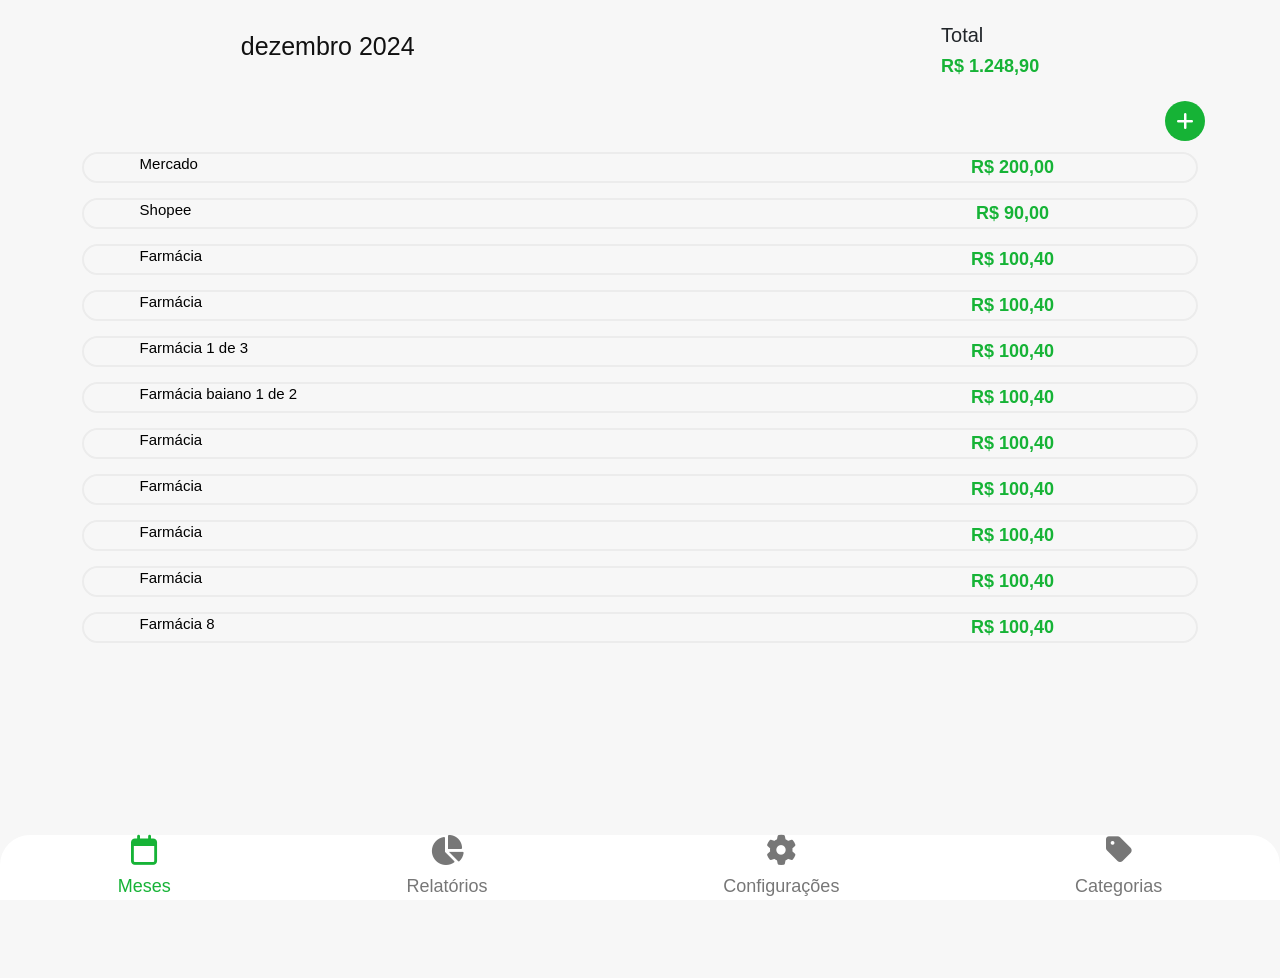
<file: months/junho.html>
<!DOCTYPE html>
<html lang="en">
<head>
    <meta charset="UTF-8">
    <meta name="viewport" content="width=device-width, initial-scale=1.0">
    <link rel="stylesheet"
href="https://cdnjs.cloudflare.com/ajax/libs/font-awesome/6.5.2/css/all.min.css"/>

 <link href="https://cdn.jsdelivr.net/npm/bootstrap@5.3.8/dist/css/bootstrap.min.css" rel="stylesheet" integrity="sha384-sRIl4kxILFvY47J16cr9ZwB07vP4J8+LH7qKQnuqkuIAvNWLzeN8tE5YBujZqJLB" crossorigin="anonymous">
  <script src="https://cdn.jsdelivr.net/npm/bootstrap@5.3.8/dist/js/bootstrap.bundle.min.js" integrity="sha384-FKyoEForCGlyvwx9Hj09JcYn3nv7wiPVlz7YYwJrWVcXK/BmnVDxM+D2scQbITxI" crossorigin="anonymous"></script>
 <link rel="stylesheet" href="../css/mes.css">
 <link rel="stylesheet" href="../css/responsive.css">
    <title>Maio - 2024</title>
</head>
<body>

    <div class="card-topo">

    <h1>dezembro 2024</h1>

    <div class="total">
        <span>Total</span><br>
       <span class="value">R$ 1.248,90</span> 
    </div>

</div>


<!--BOTÃO MODAL-->
<div class="btn ">
    <button class="btn-add " data-bs-toggle="modal" data-bs-target="#exampleModal">
    <i class="fa-solid fa-plus"></i>
    </button>

</div>

<!-----------COMEÇO MODAL------------>

<div class="modal fade" id="exampleModal" tabindex="-1" aria-labelledby="exampleModalLabel" aria-hidden="true">
  <div class="modal-dialog modal-dialog-centered">
    <div class="modal-content">
      <div class="modal-header">
        <h1 class="modal-title  fs-5"  id="exampleModalLabel">Adicionar compra</h1>
        <button type="button" class="btn-close"  style="display: none;" data-bs-dismiss="modal" aria-label="Close"></button>
      </div>
      <div class="modal-body">
        <form action="registerExpence" method="post" >
            <label for="">Local</label>
            <input type="text" name="Local">
            <label class="label-value" for="" >Valor</label>
            <input type="text" name="valor" >

        </form>
      </div>
      <div class="modal-footer">
       <button type="button" class=" btn btn-secondary btn-cancel" data-bs-dismiss="modal" >
            Cancelar
        </button>
        <button type="button" class="btn btn-primary btn-save">Salvar</button>
      </div>
    </div>
  </div>
</div>

<!------------FIM MODAL-------->


<div class="container">

<div class="card-mes">

    <div class="esquerda">

       

      

        <div class="info">
            <h2>Mercado</h2>
        
        </div>

    </div>

    
      
        <div class="direita">
           
            <div class="valor" >R$ 200,00</div>

            </div>
        </div>


        

    






<div class="card-mes">

    <div class="esquerda">

      

        <div class="info">
            <h2>Shopee</h2>
            
        </div>

    </div>

   

        <div class="direita">
        
            <div class="valor">R$ 90,00</div>
        </div>

       

    

</div>


<div class="card-mes">

    <div class="esquerda">

      

        <div class="info">
            <h2>Farmácia</h2>
            
        </div>

    </div>

   

        <div class="direita">
          
            <div class="valor">R$ 100,40</div>
        </div>

      </div>
<div class="card-mes">

    <div class="esquerda">

      

        <div class="info">
            <h2>Farmácia</h2>
            
        </div>

    </div>

   

        <div class="direita">
          
            <div class="valor">R$ 100,40</div>
        </div>

      

    

</div>
<div class="card-mes">

    <div class="esquerda">

      

        <div class="info">
            <h2>Farmácia 1 de 3 </h2>
            
        </div>

    </div>

   

        <div class="direita">
          
            <div class="valor">R$ 100,40</div>
        </div>

      

    

</div>

<div class="card-mes">

    <div class="esquerda">

      

        <div class="info">
            <h2>Farmácia baiano 1 de 2</h2>
            
        </div>

    </div>

   

        <div class="direita">
          
            <div class="valor">R$ 100,40</div>
        </div>

      

    

</div>
<div class="card-mes">

    <div class="esquerda">

      

        <div class="info">
            <h2>Farmácia</h2>
            
        </div>

    </div>

   

        <div class="direita">
          
            <div class="valor">R$ 100,40</div>
        </div>

      

    

</div>
<div class="card-mes">

    <div class="esquerda">

      

        <div class="info">
            <h2>Farmácia</h2>
            
        </div>

    </div>

   

        <div class="direita">
          
            <div class="valor">R$ 100,40</div>
        </div>

      

    

</div>
<div class="card-mes">

    <div class="esquerda">

      

        <div class="info">
            <h2>Farmácia</h2>
            
        </div>

    </div>

   

        <div class="direita">
          
            <div class="valor">R$ 100,40</div>
        </div>

      

    

</div>
<div class="card-mes">

    <div class="esquerda">

      

        <div class="info">
            <h2>Farmácia</h2>
            
        </div>

    </div>

   

        <div class="direita">
          
            <div class="valor">R$ 100,40</div>
        </div>

      

    

</div>
<div class="card-mes">

    <div class="esquerda">

      

        <div class="info">
            <h2>Farmácia 8</h2>
            
        </div>

    </div>

   

        <div class="direita">
          
            <div class="valor">R$ 100,40</div>
        </div>

      

    

</div>









<!------MENU------->

<div class="menu">
    <div class="item-menu ativo">
        <i class="fa-regular fa-calendar"></i>
        <span>Meses</span>
    </div>


 <div class="item-menu">
        <i class="fa-solid fa-chart-pie"></i>
        <span>Relatórios</span>
    </div>

     <div class="item-menu">
        <i class="fa-solid fa-gear"></i>
        <span>Configurações</span>
    </div>

    <div class="item-menu">
        <i class="fa-solid fa-tag"></i>
        <span>Categorias</span>
    </div>

    </div>



    
</body>
</html>
</file>
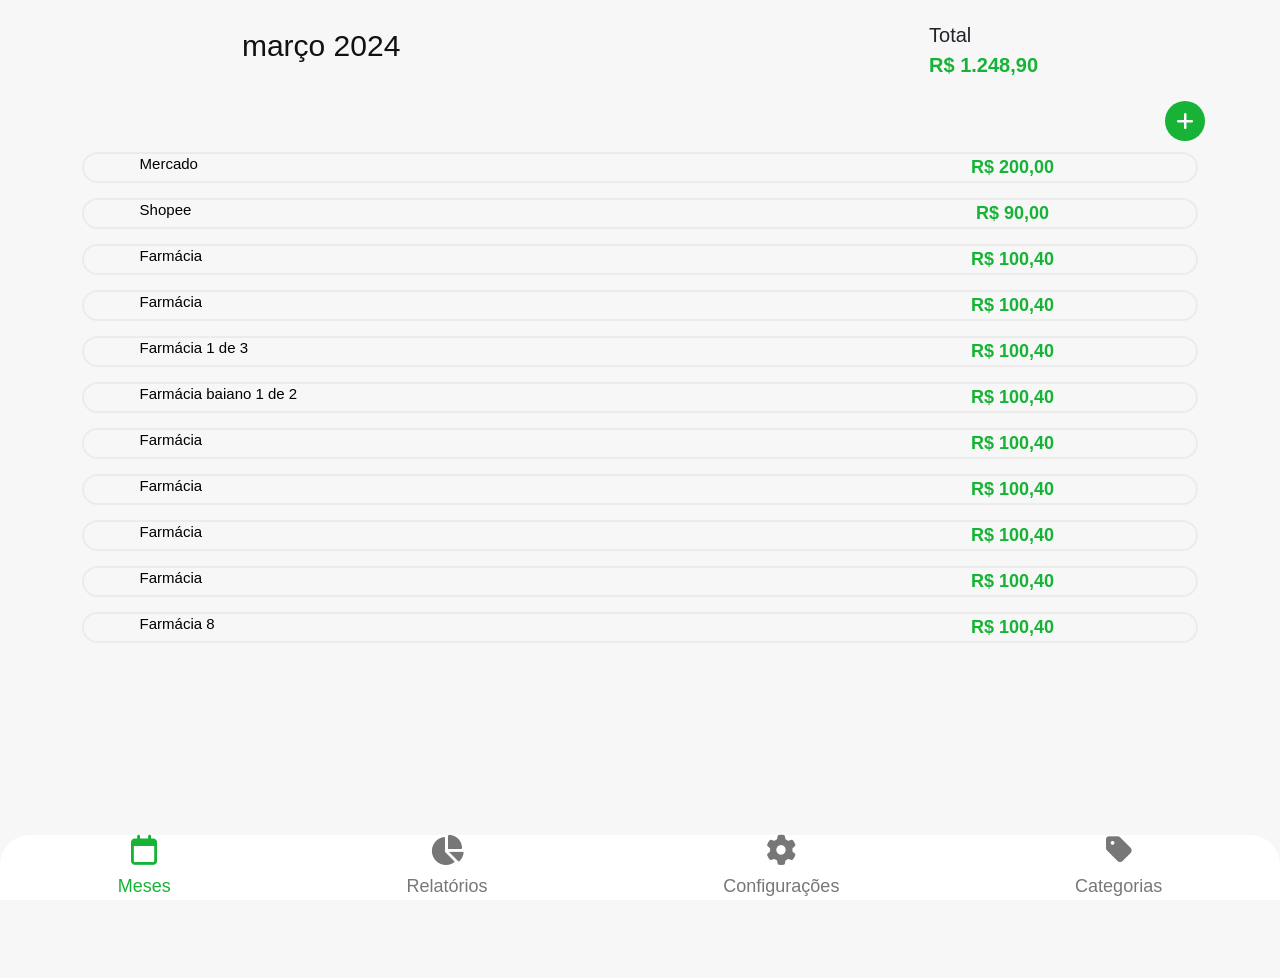
<file: months/marco.html>
<!DOCTYPE html>
<html lang="en">
<head>
    <meta charset="UTF-8">
    <meta name="viewport" content="width=device-width, initial-scale=1.0">
    <link rel="stylesheet"
href="https://cdnjs.cloudflare.com/ajax/libs/font-awesome/6.5.2/css/all.min.css"/>

 <link href="https://cdn.jsdelivr.net/npm/bootstrap@5.3.8/dist/css/bootstrap.min.css" rel="stylesheet" integrity="sha384-sRIl4kxILFvY47J16cr9ZwB07vP4J8+LH7qKQnuqkuIAvNWLzeN8tE5YBujZqJLB" crossorigin="anonymous">
  <script src="https://cdn.jsdelivr.net/npm/bootstrap@5.3.8/dist/js/bootstrap.bundle.min.js" integrity="sha384-FKyoEForCGlyvwx9Hj09JcYn3nv7wiPVlz7YYwJrWVcXK/BmnVDxM+D2scQbITxI" crossorigin="anonymous"></script>
 <link rel="stylesheet" href="../css/marco.css">
 <link rel="stylesheet" href="../css/responsive.css">
    <title>Maio - 2024</title>
</head>
<body>

    <div class="card-topo">

    <h1>março 2024</h1>

    <div class="total">
        <span>Total</span><br>
       <span class="value">R$ 1.248,90</span> 
    </div>

</div>


<!--BOTÃO MODAL-->
<div class="btn ">
    <button class="btn-add " data-bs-toggle="modal" data-bs-target="#exampleModal">
    <i class="fa-solid fa-plus"></i>
    </button>

</div>

<!-----------COMEÇO MODAL------------>

<div class="modal fade" id="exampleModal" tabindex="-1" aria-labelledby="exampleModalLabel" aria-hidden="true">
  <div class="modal-dialog modal-dialog-centered">
    <div class="modal-content">
      <div class="modal-header">
        <h1 class="modal-title  fs-5"  id="exampleModalLabel">Adicionar compra</h1>
        <button type="button" class="btn-close"  style="display: none;" data-bs-dismiss="modal" aria-label="Close"></button>
      </div>
      <div class="modal-body">
        <form action="registerExpence" method="post" >
            <label for="">Local</label>
            <input type="text" name="Local">
            <label class="label-value" for="" >Valor</label>
            <input type="text" name="valor" >

        </form>
      </div>
      <div class="modal-footer">
        <button type="button" class=" btn btn-secondary btn-cancel" data-bs-dismiss="modal" 
        >Close</button>
        <button type="button" class="btn btn-primary btn-save">Salvar</button>
      </div>
    </div>
  </div>
</div>

<!------------FIM MODAL-------->


<div class="container">

<div class="card-mes">

    <div class="esquerda">

       

      

        <div class="info">
            <h2>Mercado</h2>
        
        </div>

    </div>

    
      
        <div class="direita">
           
            <div class="valor" >R$ 200,00</div>

            </div>
        </div>


        

    






<div class="card-mes">

    <div class="esquerda">

      

        <div class="info">
            <h2>Shopee</h2>
            
        </div>

    </div>

   

        <div class="direita">
        
            <div class="valor">R$ 90,00</div>
        </div>

       

    

</div>


<div class="card-mes">

    <div class="esquerda">

      

        <div class="info">
            <h2>Farmácia</h2>
            
        </div>

    </div>

   

        <div class="direita">
          
            <div class="valor">R$ 100,40</div>
        </div>

      </div>
<div class="card-mes">

    <div class="esquerda">

      

        <div class="info">
            <h2>Farmácia</h2>
            
        </div>

    </div>

   

        <div class="direita">
          
            <div class="valor">R$ 100,40</div>
        </div>

      

    

</div>
<div class="card-mes">

    <div class="esquerda">

      

        <div class="info">
            <h2>Farmácia 1 de 3 </h2>
            
        </div>

    </div>

   

        <div class="direita">
          
            <div class="valor">R$ 100,40</div>
        </div>

      

    

</div>

<div class="card-mes">

    <div class="esquerda">

      

        <div class="info">
            <h2>Farmácia baiano 1 de 2</h2>
            
        </div>

    </div>

   

        <div class="direita">
          
            <div class="valor">R$ 100,40</div>
        </div>

      

    

</div>
<div class="card-mes">

    <div class="esquerda">

      

        <div class="info">
            <h2>Farmácia</h2>
            
        </div>

    </div>

   

        <div class="direita">
          
            <div class="valor">R$ 100,40</div>
        </div>

      

    

</div>
<div class="card-mes">

    <div class="esquerda">

      

        <div class="info">
            <h2>Farmácia</h2>
            
        </div>

    </div>

   

        <div class="direita">
          
            <div class="valor">R$ 100,40</div>
        </div>

      

    

</div>
<div class="card-mes">

    <div class="esquerda">

      

        <div class="info">
            <h2>Farmácia</h2>
            
        </div>

    </div>

   

        <div class="direita">
          
            <div class="valor">R$ 100,40</div>
        </div>

      

    

</div>
<div class="card-mes">

    <div class="esquerda">

      

        <div class="info">
            <h2>Farmácia</h2>
            
        </div>

    </div>

   

        <div class="direita">
          
            <div class="valor">R$ 100,40</div>
        </div>

      

    

</div>
<div class="card-mes">

    <div class="esquerda">

      

        <div class="info">
            <h2>Farmácia 8</h2>
            
        </div>

    </div>

   

        <div class="direita">
          
            <div class="valor">R$ 100,40</div>
        </div>

      

    

</div>









<!------MENU------->

<div class="menu">
    <div class="item-menu ativo">
        <i class="fa-regular fa-calendar"></i>
        <span>Meses</span>
    </div>


 <div class="item-menu">
        <i class="fa-solid fa-chart-pie"></i>
        <span>Relatórios</span>
    </div>

     <div class="item-menu">
        <i class="fa-solid fa-gear"></i>
        <span>Configurações</span>
    </div>

    <div class="item-menu">
        <i class="fa-solid fa-tag"></i>
        <span>Categorias</span>
    </div>

    </div>



    
</body>
</html>
</file>
<file: css/login.css>
*{
    margin:0;
    padding:0;
    box-sizing:border-box;
    font-family:Arial, Helvetica, sans-serif;
}

body{

    background:#ffffff;

}

.container > .logo {

    display: flex; 
        justify-content: center; 
        align-items: center;
        padding: 5%;
        color: #5C4033;"
}

.container > .logo > img {

    width: 30%;
}

.container > h1 {

    color:#16b336; 
    font-weight: bolder;
}

.container > p {

    font-size: 16px;
}

.container-form {
display: flex; 
justify-content: center; 
align-items: center;

}

.container-form > form {
display:flex;
    flex-direction:column;

}

.container-form > form > .input-box {

    height:50px;

    border-radius:18px;

    background:#f5f5f5;

    display:flex;
    align-items:center;

    padding:0 18px;
}

.container-form > form > .input-box-password {

margin-top: 3%;
    height:50px;

    border-radius:18px;

    background:#f5f5f5;

    display:flex;
    align-items:center;

    padding:0 18px;
}

form > .input-box > .input-email {

      flex:1; /*ocupa todo o espaco disponivel dentro do container*/

    margin:0 15px;

    border:none;
    outline:none;

    background:none;

    font-size:16px;
}

form > .input-box-password> .input-password {

     flex:1;

    margin:0 15px;

    border:none;
    outline:none;

    background:none;

    font-size:16px;
}

form > .btn-submit {

    margin-top: 10%; 
     background:#16b336; 
     border-radius: 5px; 
     border: none;
    padding: 3%; 
    color: white;
}

form > .forgot {

    text-align: end; 
    font-size: 15px;
     text-decoration:none;

    color:#16b336;

    margin-top: 5%;
}

.container > .separator {

    

    text-align:center;

    margin:5% 0;

    position:relative;


}

.container > .separator::before{

    content:"";

    position:absolute;

    left:0;

    top:50%;

    width:42%;

    height:1px;

    background:#ddd;
}

.container > .separator::after{

    content:"";

    position:absolute;

    right:0;

    top:50%;

    width:42%;

    height:1px;

    background:#ddd;
}

.container > .separator > span {

    background:#fff;

    color:#888;

    padding:0 12px;


}
.container > .btn-google {

     width:100%;
    height:55px;
     border-radius:18px;

    border:1px solid #ddd;
     background:#fff;

    margin-bottom:15px;

    font-size:16px;
    display: flex;
    justify-content: center;
    align-items: center;

    
   



}

.container > .btn-google > a{

width: 100%;
    text-decoration: none;
   text-align: center;
   margin-right: 15%;
   display: flex;
   justify-content: center;
   align-items: center;
   gap: 12%;

}

.container > .btn-google > img{

    margin-right: 25%;
}

.container > .register {

    text-align: center;
    margin-top: 5%;
}

.container > .register > a {

     font-weight:bold;

    text-decoration:none;
    color: #16b336;;
}
</file>
<file: css/gastos.css>
body { 
    padding: 0 ; 
    margin: 0 ; 
} 

.topo h1{
     font-size:48px; 
     font-weight:700; 
    } 
.container-button {

 display: flex; justify-content:flex-end ; margin-right: 5%;
}

 .button-add { 
    width: 50px; 
    height: 50px; 
    border-radius: 50%; 
    border: none; 
    background-color: #16b336; 
    color: #fff; 
    font-size: 30px; 
    cursor: pointer; 
    display: block; 
    align-items: center; 
    justify-content: center; 
    
   

    
}

.months {

    margin-top: 5%;
    margin-bottom: 25%;

}


 .card-mes { 
    
    width:80%;
      margin:0 auto 25px;
    border-radius:28px; 
    padding: 0 20px ; 
    margin-bottom:22px; 
    display:flex; 
    align-items:center; 
    justify-content:space-around ;
     border:2px solid #ececec;
    border-radius:24px;
} 



.months a {
text-decoration: none;
     display:flex; 
    align-items:center; 
    justify-content:space-around ;
     
      width:100%;

}


.esquerda { 
    
    display: flex; 
    align-items: center;
    align-items: center;
     
     
    } 
    

    .icone { 
        
    width: 72px; 
    height: 72px; 
    border-radius: 22px; 
    background:#eef9f0; 
    display: flex; 
    justify-content: center; 
    align-items: center; 
    color:#16b336; 
    font-size:40px; 

} 

.info {

   
    padding: 15px;
}



.esquerda > .info > h2 { 
color: black;
    font-size: 15px;
    
} 

.info p { 
    color:#6d6d6d; 
    font-size:18px; 
} 

.direita { 
    text-align:right; 

} 

.direita span { 
    color: black;
    font-size:18px; 
    font-weight: bolder;
} 

.direita > .valor { 
    color:#16b336; 
    font-size:13px; 
    font-weight:700; 
    margin-top:8px; 
} 

.seta { 
    
    margin-left:20px; 
    color:#777; 
    font-size:24px; 
}

.menu {
    

      position:fixed;
    bottom:0;
    left:0;
    width:100%;

    background:#fff;
    border-top-left-radius:30px;
    border-top-right-radius:30px;
     display:flex;
    justify-content:space-around;

    padding:18px 10px 30px;
}

.item-menu{
    display:flex;
    flex-direction:column;
    align-items:center;
    gap:8px;

    color:#777;
    font-size:18px;
}

.item-menu i{
    font-size:30px;
}

.ativo{
    color:#16b336;
}
</file>
<file: css/responsive.css>
@media (max-width: 480px){

    .topo h1{
        margin-top: 5%;
        font-size:30px;
    }

    .container-button {

        margin-left: 5%;
        
    }

    .button-add {
        width: 30px;
        height: 30px;
        display: flex;
        justify-content: center;
        align-items: center;
    }

    .button-add i {

        font-size: 20px;
    }

    .card-mes{
        width:96%;
        border-radius:18px;
        display: flex;
        justify-content: space-between;
    }
    
    .seta {

        font-size: 20px;
    }

    .card-mes {
        gap:10px;
        
    }

    .icone{
        width:48px;
        height:48px;
        font-size:24px;
    }

    .info h2{
        /*font-size: 15px;*/
        font-size:12px;
    }

    .info p{
        /*font-size: 15px;*/
        font-size:12px;
    }

    .direita span{
        font-size:12px;
    }

    .valor{
        /*font-size: 18px;*/
        font-size:15px;
    }

    .menu{
        padding:15px 5px 25px;
    }

    .item-menu{
        font-size:12px;
    }

    .item-menu i{
        font-size:20px;
    }

    .modal-footer > button {

        border-radius: 10px;
    }

    
}
</file>
<file: css/marco.css>
*{
    margin:0;
    padding:0;
    
    font-family:Arial, Helvetica, sans-serif;
}
body{
    background:#f7f7f7;
    padding-top:20px;
}

.card-topo {

    width: 90%;
    display: flex;
    justify-content: center;
    align-items: center;
    justify-content: space-around;
      margin:0 auto 10px;


}

.card-topo > h1{
    font-size:30px;
    color:#111;
    margin-right: 15%;
}

.total {
    font-size: 20px;
    
}

.total .value{
    color:#16b336;
    font-size:20px;
    font-weight:bold;
}

.btn {

    margin-right:5% ;
}
.btn {

    display: flex;
    justify-content: end;
    align-items: center;
    padding: 10px;
    border-radius: 50%;
}

.btn i {

    font-weight: bolder;
    font-size: 20px;
}


 .btn-add { 
   width: 40px;
   height: 40px; 
    border-radius: 50%; 
    border: none; 
    background-color:#16b336; 
    
    color: #fff; 
    font-size: 30px; 
    cursor: pointer; 
    display: flex; 
   
    justify-content: center; 
      align-items: center;
    
   

    
}

.months {

    margin-top: 5%;
    margin-bottom: 25%;

}

.container {

  
    margin: auto;
    padding-bottom: 25%;
}


 .card-mes { 
   
    
    width:100%;
    
    border-radius:28px; 
      
    margin-bottom:15px;
    display:flex; 
   
    justify-content: center;
     align-items:center; 

     border:2px solid #ececec;
    border-radius:24px;
    
} 

.months a {
text-decoration: none;
     display:flex; 
    align-items:center; 
    justify-content:space-around ;
     
      width:100%;

}


.esquerda { 

    width: 100%;
    display: flex; 
    justify-content: start;
    align-items: center;
    margin-left: 5%;
} 
    


.info {
    

    width: 100%;
    
}

.esquerda > .info > h2 { 
    color: black;
    font-size:15px; 
    display: flex;
    align-items: center;

} 

.info p { 
    color:#6d6d6d; 
    font-size:18px; 
} 

.direita { 

   flex: none;
   width: 33%;
    
} 

.direita > span { 
    color:#777; 
    font-size:18px; 
    width: 50px;
    
    
} 

.direita > .valor { 
    color:#16b336; 
    
    
    font-size:18px; 
width: 90%;
    font-weight:700;
    margin-left: 5%;
    display: flex;
    justify-content: center;
    
    
     
  
} 

.seta { 
    
    margin-left:20px; 
    color:#777; 
    font-size:24px; 
}

.menu {
    

      position:fixed;
    bottom:0;
    left:0;
    width:100%;
   

    background:#fff;
    border-top-left-radius:30px;
    border-top-right-radius:30px;
     display:flex;
    justify-content:space-around;

    
}

.item-menu{
    display:flex;
    flex-direction:column;
    align-items:center;
    gap:8px;

    color:#777;
    font-size:18px;
}

.item-menu i{
    font-size:30px;
}

.ativo{
    color:#16b336;
}


/*CSS DO MODAL*/

.modal-header  {

    display: flex;
    justify-content: center;
    align-items: center;

    
}

.modal-body {

    display: flex; 
    justify-content: center;
    align-items: center;
}

.modal-body > form {
        display: flex; 
        flex-direction: column; 
        margin: auto;

}

.modal-body > form > label{

    font-weight: 600;
}

.modal-body > form > .label-value {

    margin-top: 10%;
}

.modal-body > form > input {
    
    border: 1px solid rgb(138, 135, 135);
    border-radius: 10px;
    padding: 5px 30px;

}

.modal-footer {

    display: flex;
      justify-content: center;
      align-items: center;
}

.modal-footer > .btn-cancel {

    flex: 1; 
    width: 100%; 
    margin-left: 5%;
        display: flex;
        justify-content: center; 
         background-color: #f1f3f5;
    border: 1 solid black;
    color: #495057;
}

.modal-footer > .btn-save {

    flex: 1; width: 100%;
        
         display: flex;
        justify-content: center; 
        background-color: #16b336;
        border-color: #16b336;
}
</file>
<file: css/anos.css>
*{
    margin:0;
    padding:0;
    box-sizing:border-box;
    font-family:Arial, Helvetica, sans-serif;
}



.container {

    padding: 30px 20px;

 

}


.container > .title > h1 {

    color:#16b336; 
    font-weight: bolder;
}


.title {

    display: flex;
    justify-content: center;
    align-items: center;

}

.title h1 {

    font-size: 30px;
}

.container-button {
margin-top: 5%;
    display: flex;
    justify-content: end;
    align-items: center;
     cursor:pointer;
}

.container-button .btn-add {

    font-size: 30px;
    width: 60px;
    height: 60px;
     border:none;
    border-radius:50%;
     background:#16b336;
    color:#fff;

}


.list-years {

    display: flex;
    flex-wrap: wrap;
    
    justify-content: flex-start;
    gap: 25px;
    margin: 0 auto;
 
    padding-right: 0;
    max-width: 918px;
    
}

.container-list {

    margin-top: 10%;
    
}

.card-year {

      width:45%;
    height:150px;
    border: 1px solid  #16b336;
    border-radius: 20px;
    display: flex;
  
    justify-content: center;
      flex-direction: column;
    align-items: center;
    font-size: 22px;


}

.card-year {
  

color: black;
    text-decoration: none;
    display: flex;
    justify-content: center;
    flex-direction: column;
    align-items: center;
    
}

.card-year > .icone{
    border-radius: 15%;

      
    padding: 20px;
    color: #16b336;
}



.card-year > h2 {

    font-size: 18px;
}
</file>
<file: css/mes.css>
*{
    margin:0;
    padding:0;
    
    font-family:Arial, Helvetica, sans-serif;
}
body{
    background:#f7f7f7;
    padding-top:20px;
}

.card-topo {

    width: 90%;
    display: flex;
    justify-content: center;
    align-items: center;
    justify-content: space-around;
      margin:0 auto 10px;


}

.card-topo > h1{
    font-size:25px;
    color:#111;
    margin-right: 15%;
}

.total {
    font-size: 20px;
    
}

.total .value{
    color:#16b336;
    font-size:18px;
    font-weight:bold;
}

.btn {

    margin-right:5% ;
}
.btn {

    display: flex;
    justify-content: end;
    align-items: center;
    padding: 10px;
    border-radius: 50%;
}

.btn i {

    font-weight: bolder;
    font-size: 20px;
}


 .btn-add { 
   width: 40px;
   height: 40px; 
    border-radius: 50%; 
    border: none; 
    background-color:#16b336; 
    
    color: #fff; 
    font-size: 30px; 
    cursor: pointer; 
    display: flex; 
   
    justify-content: center; 
      align-items: center;
    
   

    
}

.months {

    margin-top: 5%;
    margin-bottom: 25%;

}

.container {

  
    margin: auto;
    padding-bottom: 25%;
}


 .card-mes { 
   
    
    width:100%;
    
    border-radius:28px; 
      
    margin-bottom:15px;
    display:flex; 
   
    justify-content: center;
     align-items:center; 

     border:2px solid #ececec;
    border-radius:24px;
    
} 

.months a {
text-decoration: none;
     display:flex; 
    align-items:center; 
    justify-content:space-around ;
     
      width:100%;

}


.esquerda { 

    width: 100%;
    display: flex; 
    justify-content: start;
    align-items: center;
    margin-left: 5%;
} 
    


.info {
    

    width: 100%;
    
}

.esquerda > .info > h2 { 
    color: black;
    font-size:15px; 
    display: flex;
    align-items: center;

} 

.info p { 
    color:#6d6d6d; 
    font-size:18px; 
} 

.direita { 

   flex: none;
   width: 33%;
    
} 

.direita > span { 
    color:#777; 
    font-size:18px; 
    width: 50px;
    
    
} 

.direita > .valor { 
    color:#16b336; 
    
    
    font-size:18px; 
width: 90%;
    font-weight:700;
    margin-left: 5%;
    display: flex;
    justify-content: center;
    
    
     
  
} 

.seta { 
    
    margin-left:20px; 
    color:#777; 
    font-size:24px; 
}

.menu {
    

      position:fixed;
    bottom:0;
    left:0;
    width:100%;
   

    background:#fff;
    border-top-left-radius:30px;
    border-top-right-radius:30px;
     display:flex;
    justify-content:space-around;

    
}

.item-menu{
    display:flex;
    flex-direction:column;
    align-items:center;
    gap:8px;

    color:#777;
    font-size:18px;
}

.item-menu i{
    font-size:30px;
}

.ativo{
    color:#16b336;
}


/*CSS DO MODAL*/

.modal-header  {

    display: flex;
    justify-content: center;
    align-items: center;

    
}

.modal-body {

    display: flex; 
    justify-content: center;
    align-items: center;
}

.modal-body > form {
        display: flex; 
        flex-direction: column; 
        margin: auto;

}

.modal-body > form > label{

    font-weight: 600;
}

.modal-body > form > .label-value {

    margin-top: 10%;
}

.modal-body > form > input {
    
    border: 1px solid rgb(138, 135, 135);
    border-radius: 10px;
    padding: 5px 30px;

}

.modal-footer {

    display: flex;
      justify-content: center;
      align-items: center;
}

.modal-footer > .btn-cancel {

    flex: 1; 
    width: 100%; 
    margin-left: 5%;
    
        display: flex;
        justify-content: center; 
         background-color: #f1f3f5;
    border: 1 solid black;
    color: #495057;
}

.modal-footer > .btn-save {

    flex: 1; width: 100%;
        
         display: flex;
        justify-content: center; 
        background-color: #16b336;
        border-color: #16b336;
}
</file>
